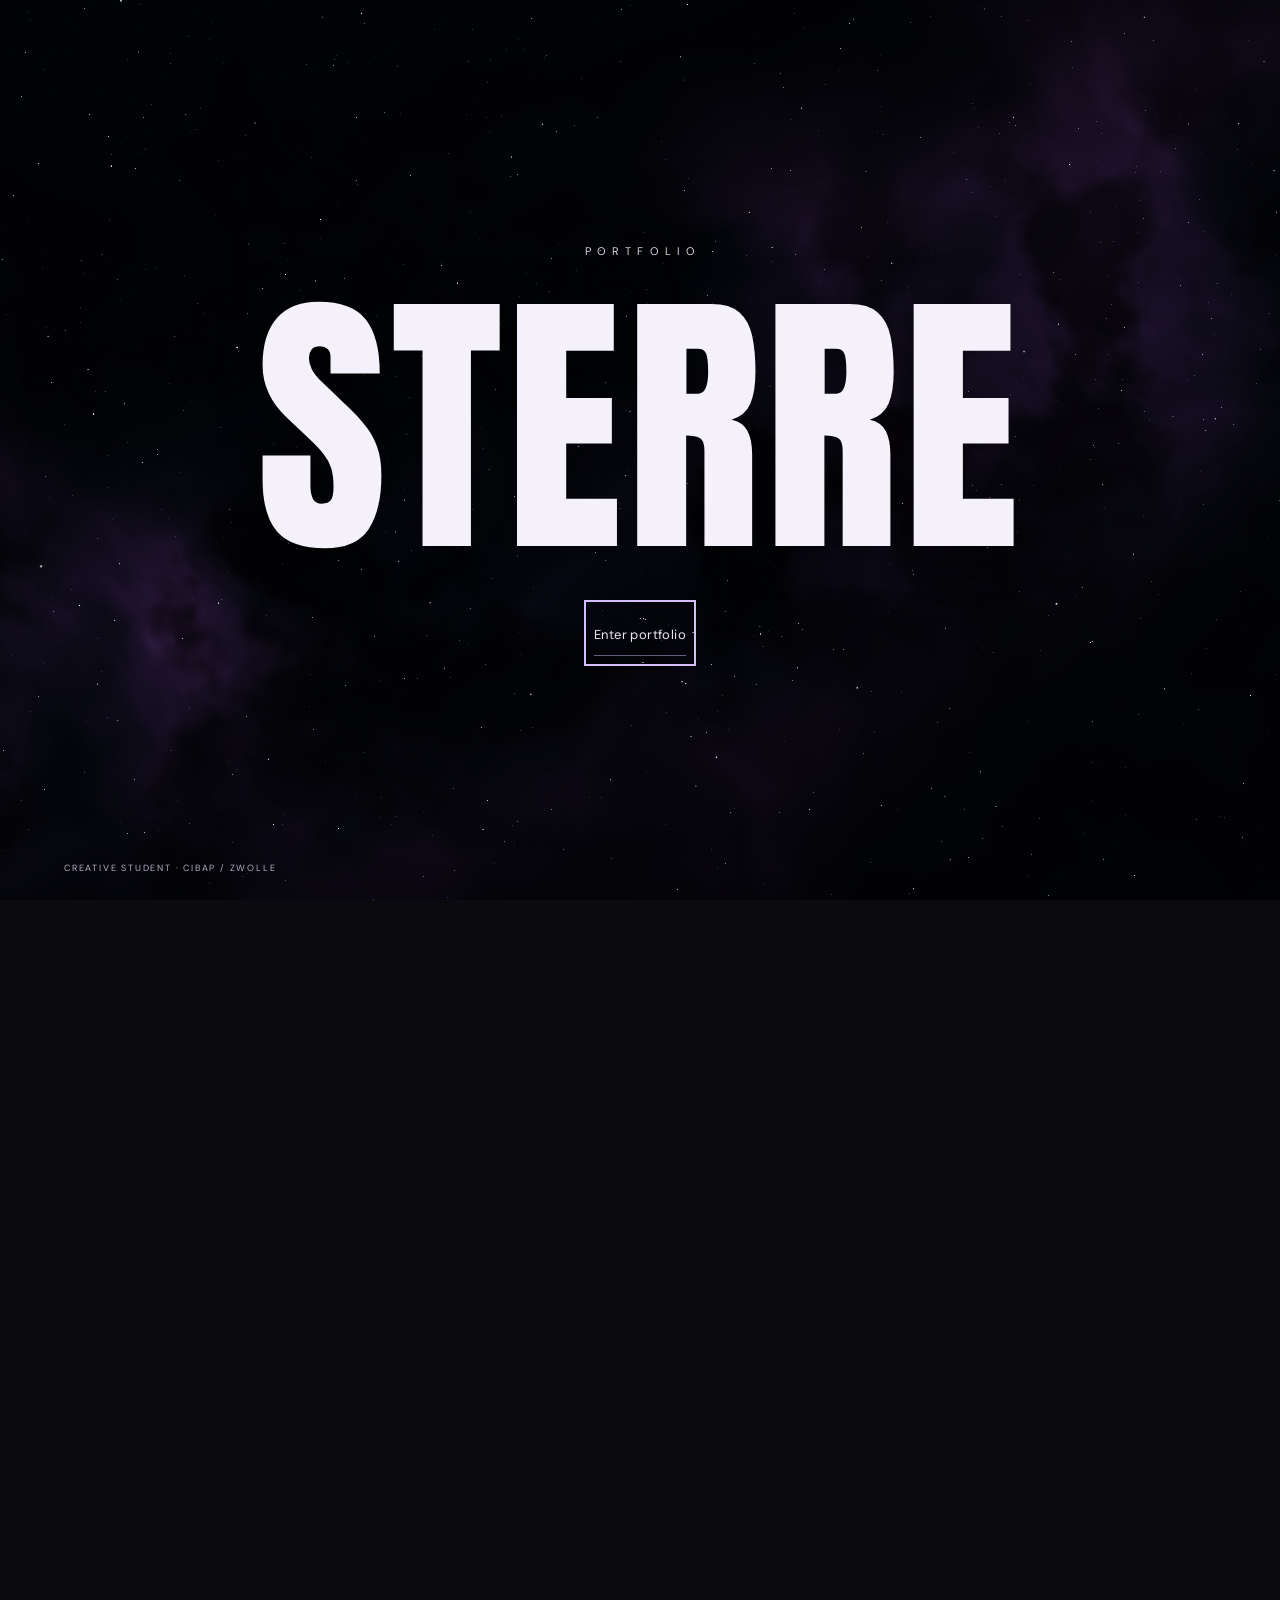
<file: index.html>
<!doctype html>
<html lang="en">
<head>
  <meta charset="utf-8">
  <meta name="viewport" content="width=device-width,initial-scale=1">
  <title>Sterre — Spatial Design Portfolio</title>
  <meta name="description" content="Selected work by Sterre, an ICBD student seeking an international spatial design internship in 2027.">
  <link rel="stylesheet" href="style.css?v=dark-editorial-20261006-4">
  <link rel="stylesheet" href="universe.css?v=6">
</head>
<body>
  <a class="skip" href="#work">Skip to my work</a>
  <header class="portfolio-nav" hidden>
    <a class="brand" href="index.html#home">Sterre</a>
    <nav aria-label="Main navigation">
      <a href="index.html#work">Work</a>
      <a href="index.html#about">About me</a>
      <a href="index.html#contact">Contact</a>
    </nav>
  </header>
  <main>
<section class="universe" id="home" aria-label="The Universe — Sterre Portfolio">
  <canvas aria-hidden="true"></canvas>
  <div class="universe-content">
    <span class="universe-label">Portfolio</span>
    <h1><span class="universe-name">STERRE</span></h1>
    <a class="universe-explore" href="#work" data-explore>Enter portfolio</a>
  </div>
  <div class="universe-bottom"><span class="universe-note">Creative student · Cibap / Zwolle</span></div>
</section>
      <div class="hero-details" id="intro">
        <div class="hero-labels"><span class="micro">CREATIVE STUDENT</span><span>CIBAP / ZWOLLE</span></div>
        <div class="hero-intro"><div><p>I’m a third-year creative business student at Cibap in the Netherlands. I enjoy experimenting with ideas, exploring different creative disciplines, and finding my own way of making things.</p><p class="internship-availability">Seeking a spatial design internship at an international company, starting in February 2027 and running until approximately June 2027.</p></div></div>
      </div>
    <section id="work">
      <div class="section-head"><h2>SELECTED WORK</h2><span class="micro">01 — 05 PROJECTS</span></div>
      <div class="projects">
        <article class="project-spread fastbot-project" id="fastbot">
          <div class="spread-heading"><span class="micro">01 — CONCEPT DEVELOPMENT</span><h3>FASTBOT</h3></div>
          <a class="fastbot-media-link" href="fastbot.html" aria-label="View the Fastbot project"><video class="fastbot-cover" autoplay muted loop playsinline preload="metadata" aria-label="Fastbot project preview"><source src="assets/fastbot/cover-browser.mp4" type="video/mp4"></video></a>
          <div class="fastbot-information"><span class="project-number">01</span><div><strong>Concept Development &amp; 3D Visualisation</strong><p>A mobile robot concept for drivers while their cars charge.</p></div><span class="project-meta">November 2025</span><a class="spread-link" href="fastbot.html">View project <span aria-hidden="true">↗</span></a></div>
          <button class="video-toggle fastbot-toggle" type="button" aria-pressed="false" aria-label="Pause Fastbot preview">Pause preview</button>
        </article>
        <article class="project-spread photography-project" id="photography">
          <div class="spread-heading"><span class="micro">02 — PERSONAL EXPERIMENT</span><h3>PHOTOGRAPHY</h3></div>
          <a class="speed-diptych" href="photography.html" aria-label="View the photography project"><img src="assets/optimized/photography/speedroos1.png" alt="First image from the May 2025 photography series" loading="lazy"><img src="assets/optimized/photography/speedroos.jpg" alt="Second image from the May 2025 photography series" loading="lazy"></a>
          <div class="photography-information"><span>May 2025 · Personal experiment</span><p>A study in photography, image editing and graphic composition.</p><a class="spread-link" href="photography.html">View photography <span aria-hidden="true">↗</span></a></div>
        </article>
        <article class="project-spread internship-project" id="internship">
          <div class="spread-heading"><span class="micro">03 — INTERNSHIP</span><h3>ENDURE DESIGN</h3></div>
          <a class="endure-cover-link" href="internship.html" aria-label="View the Endure Design internship"><img class="endure-cover" src="assets/endure-design/cover.jpg" alt="Endure Design project cover photograph" loading="lazy"><span class="endure-cover-label">Internship</span></a>
          <div class="endure-information"><span class="project-number">03</span><div><strong>Endure Design — Internship</strong><p>Selected internship work · February to June 2026</p></div><span class="project-meta">Amersfoort, Netherlands</span><a class="spread-link" href="internship.html">View internship <span aria-hidden="true">↗</span></a></div>
        </article>
        <article class="project-spread addiction-project" id="addiction">
          <div class="spread-heading"><span class="micro">04 — CAMPAIGN CONCEPT</span><h3 class="addiction-accessible-heading">MY “TEMPORARY” ADDICTION</h3></div>
          <a class="addiction-cover-link" href="addiction.html" aria-label="View My “Temporary” Addiction project"><img class="addiction-cover" src="assets/optimized/addiction/SterreYevaSasha-cover-clean.jpg" width="2400" height="1124" alt="Orange-tinted photo collage behind the bold black title My “Temporary” Addiction, framed in bright yellow-green" loading="eager"></a>
          <div class="addiction-information"><span class="project-number">04</span><div><strong>Campaign Concept &amp; Interview Filming</strong><p>Four-day international student collaboration</p></div><span class="project-meta">November 2025</span><a class="spread-link" href="addiction.html">View project <span aria-hidden="true">↗</span></a></div>
        </article>
        <article class="project-spread drawings-project" id="drawings">
          <div class="spread-heading"><span class="micro">05 — PERSONAL WORK</span><h3>DRAWINGS</h3></div>
          <a class="drawings-cover-link" href="drawings.html" aria-label="View the drawings project"><img class="drawings-cover" src="assets/optimized/tekeningen/cover.jpg" alt="Cover image for a selection of personal drawings" loading="lazy"></a>
          <div class="drawings-information"><span class="project-number">05</span><p>A selection of my personal drawings.</p><a class="spread-link" href="drawings.html">View drawings <span aria-hidden="true">↗</span></a></div>
        </article>
      </div>
    </section>
    <section id="about" class="about">
      <div class="about-heading"><span class="micro">06 — ABOUT</span><h2>ABOUT<br>ME</h2></div>
      <div class="about-copy"><p class="about-lead">I study International Creative Business Developer (ICBD) at Cibap in Zwolle, the Netherlands. It is a broad, bilingual design programme with a foundation in Spatial Design, combining concept development, research, visual communication and spatial design.</p><div class="about-columns"><p>During my studies, I work on different kinds of creative projects, from developing concepts and visual identities to designing physical spaces and experiences. I use programmes such as Adobe Photoshop, Illustrator and InDesign, as well as SketchUp and Twinmotion for 3D design and visualisation.</p><p>I especially enjoy the variety within my education. Rather than focusing on one specific type of design, I like exploring different creative disciplines and combining visual and spatial ideas. I am currently looking to broaden this further by gaining experience in areas such as set design, creative production, photography and film.</p></div><a class="text-link" href="#contact">Let’s get in touch <span aria-hidden="true">↗</span></a></div>
    </section>
    <section id="contact" class="contact"><span class="micro">07 — CONTACT</span><h2>GET IN TOUCH</h2><p>I am seeking a spatial design internship at an international company, starting in February 2027 and running until approximately June 2027. Have an internship opportunity or want to know more about my work? I’d love to hear from you.</p><div class="contact-methods"><div class="contact-method"><span>Email</span><a href="mailto:starvp@hotmail.com">starvp@hotmail.com</a></div></div></section>
  </main>
  <footer><a class="brand" href="#intro">STERRE</a><span>STERRE — PORTFOLIO</span><a href="#intro">Back to top ↑</a></footer>
  <script src="script.js?v=international-20261004-11"></script>
  <script src="universe.js?v=9"></script>
</body>
</html>
</file>
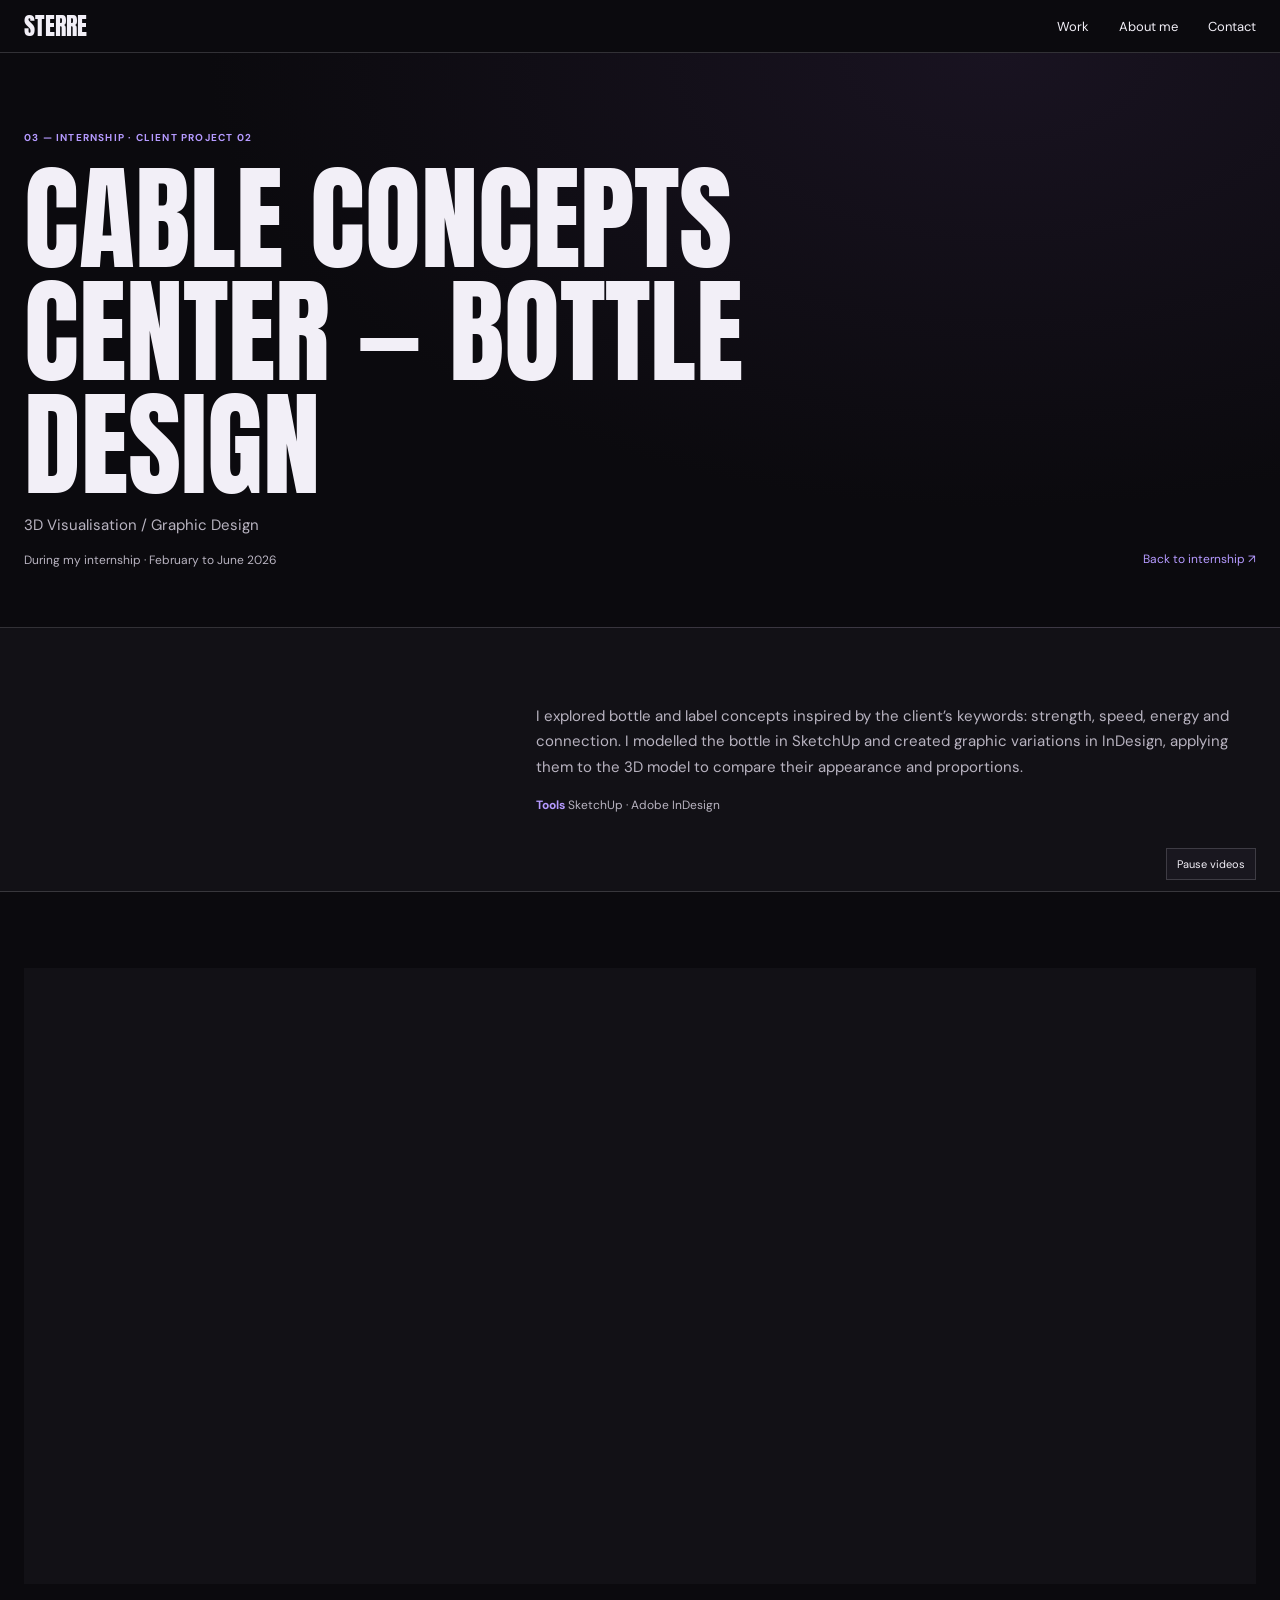
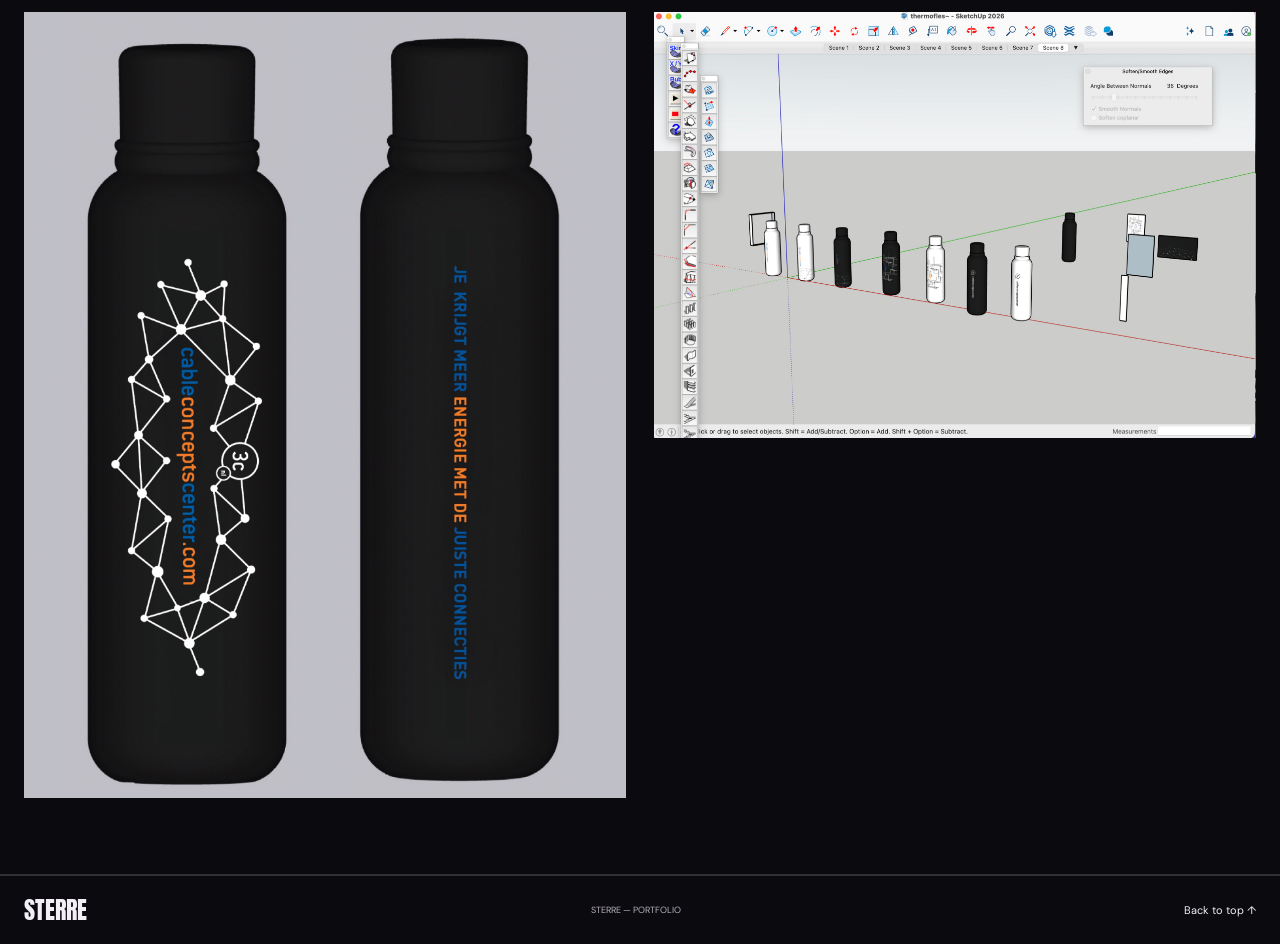
<file: cable.html>
<!doctype html>
<html lang="en">
<head>
  <meta charset="utf-8">
  <meta name="viewport" content="width=device-width,initial-scale=1">
  <title>Cable Concepts Center — Sterre</title>
  <meta name="description" content="A 3D bottle and label design exploration for Cable Concepts Center.">
  <link rel="stylesheet" href="style.css?v=dark-editorial-20261006-4">
</head>
<body class="project-page detail-page video-page">
  <a class="skip" href="#gallery">Skip to the gallery</a>
  <header class="portfolio-nav"><a class="brand" href="index.html#home">Sterre</a><nav aria-label="Main navigation"><a href="index.html#work">Work</a><a href="index.html#about">About me</a><a href="index.html#contact">Contact</a></nav></header>
  <main>
    <section><div class="page-intro"><div><span class="micro">03 — INTERNSHIP · CLIENT PROJECT 02</span><h1>Cable Concepts Center — Bottle Design</h1><p>3D Visualisation / Graphic Design</p><p class="project-meta">During my internship · February to June 2026</p></div><a class="back-link" href="internship.html#internship-cable">Back to internship ↗</a></div></section>
    <section class="project-introduction"><div><p>I explored bottle and label concepts inspired by the client’s keywords: strength, speed, energy and connection. I modelled the bottle in SketchUp and created graphic variations in InDesign, applying them to the 3D model to compare their appearance and proportions.</p><p class="tools-line"><strong>Tools</strong> SketchUp · Adobe InDesign</p></div></section>
    <section id="gallery" class="project-gallery" aria-label="Cable Concepts Center project media">
      <figure class="media-feature"><video class="motion-video" autoplay muted loop playsinline preload="metadata" aria-label="Cable bottle design 3D visualisation"><source src="assets/cable/previews/3D-h264.mp4" type="video/mp4"></video></figure>
      <figure><img src="assets/optimized/cable/mockupend.jpg" alt="Cable bottle design mockup" loading="lazy"></figure>
      <figure><img src="assets/optimized/cable/screenshit.jpg" alt="Cable bottle and label design variations" loading="lazy"></figure>
    </section>
  </main>
  <footer><a class="brand" href="index.html#intro">STERRE</a><span>STERRE — PORTFOLIO</span><a href="#gallery">Back to top ↑</a></footer>
  <button class="video-page-toggle" type="button" hidden>Pause videos</button>
  <div class="lightbox" role="dialog" aria-modal="true" aria-labelledby="lightbox-title" hidden><button class="lightbox-close" type="button">Close</button><h2 id="lightbox-title" class="skip">Expanded project image</h2><img class="lightbox-image" alt=""></div>
  <script src="script.js?v=international-20261004-11"></script>
</body>
</html>
</file>
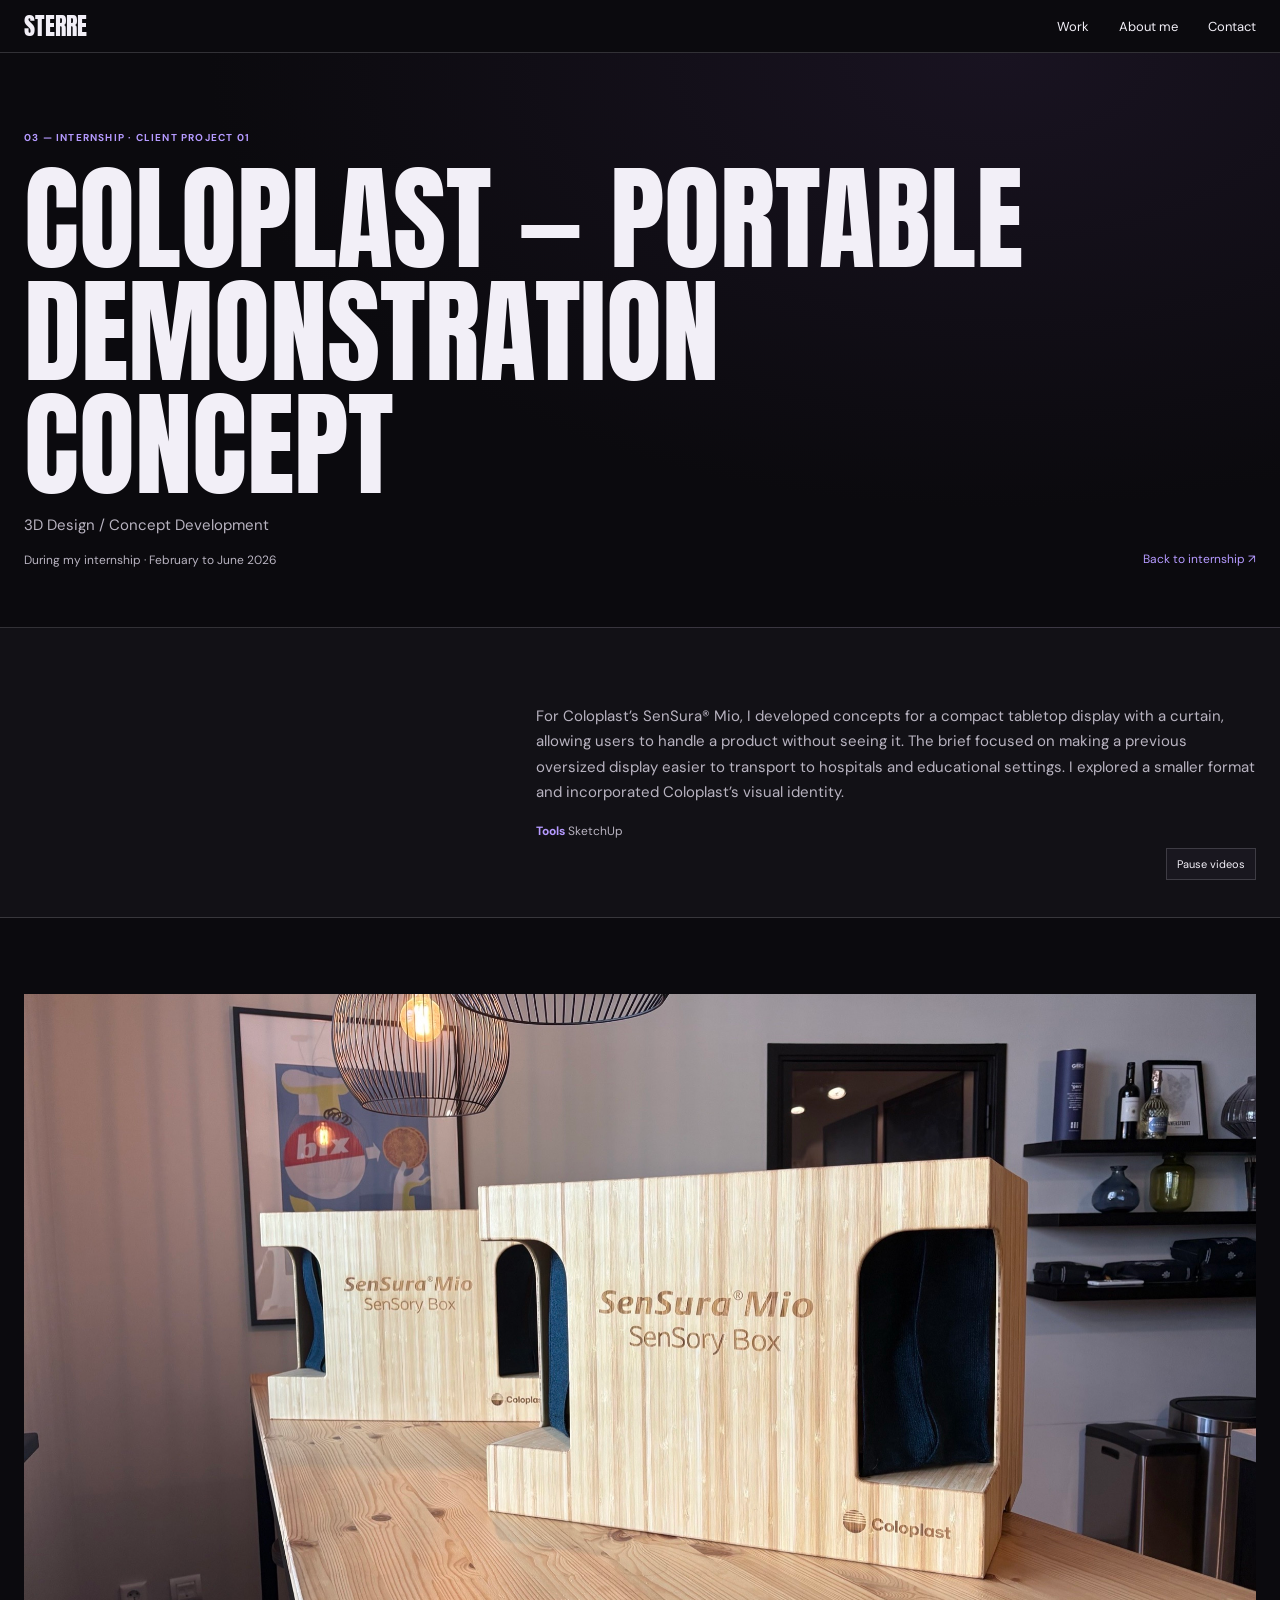
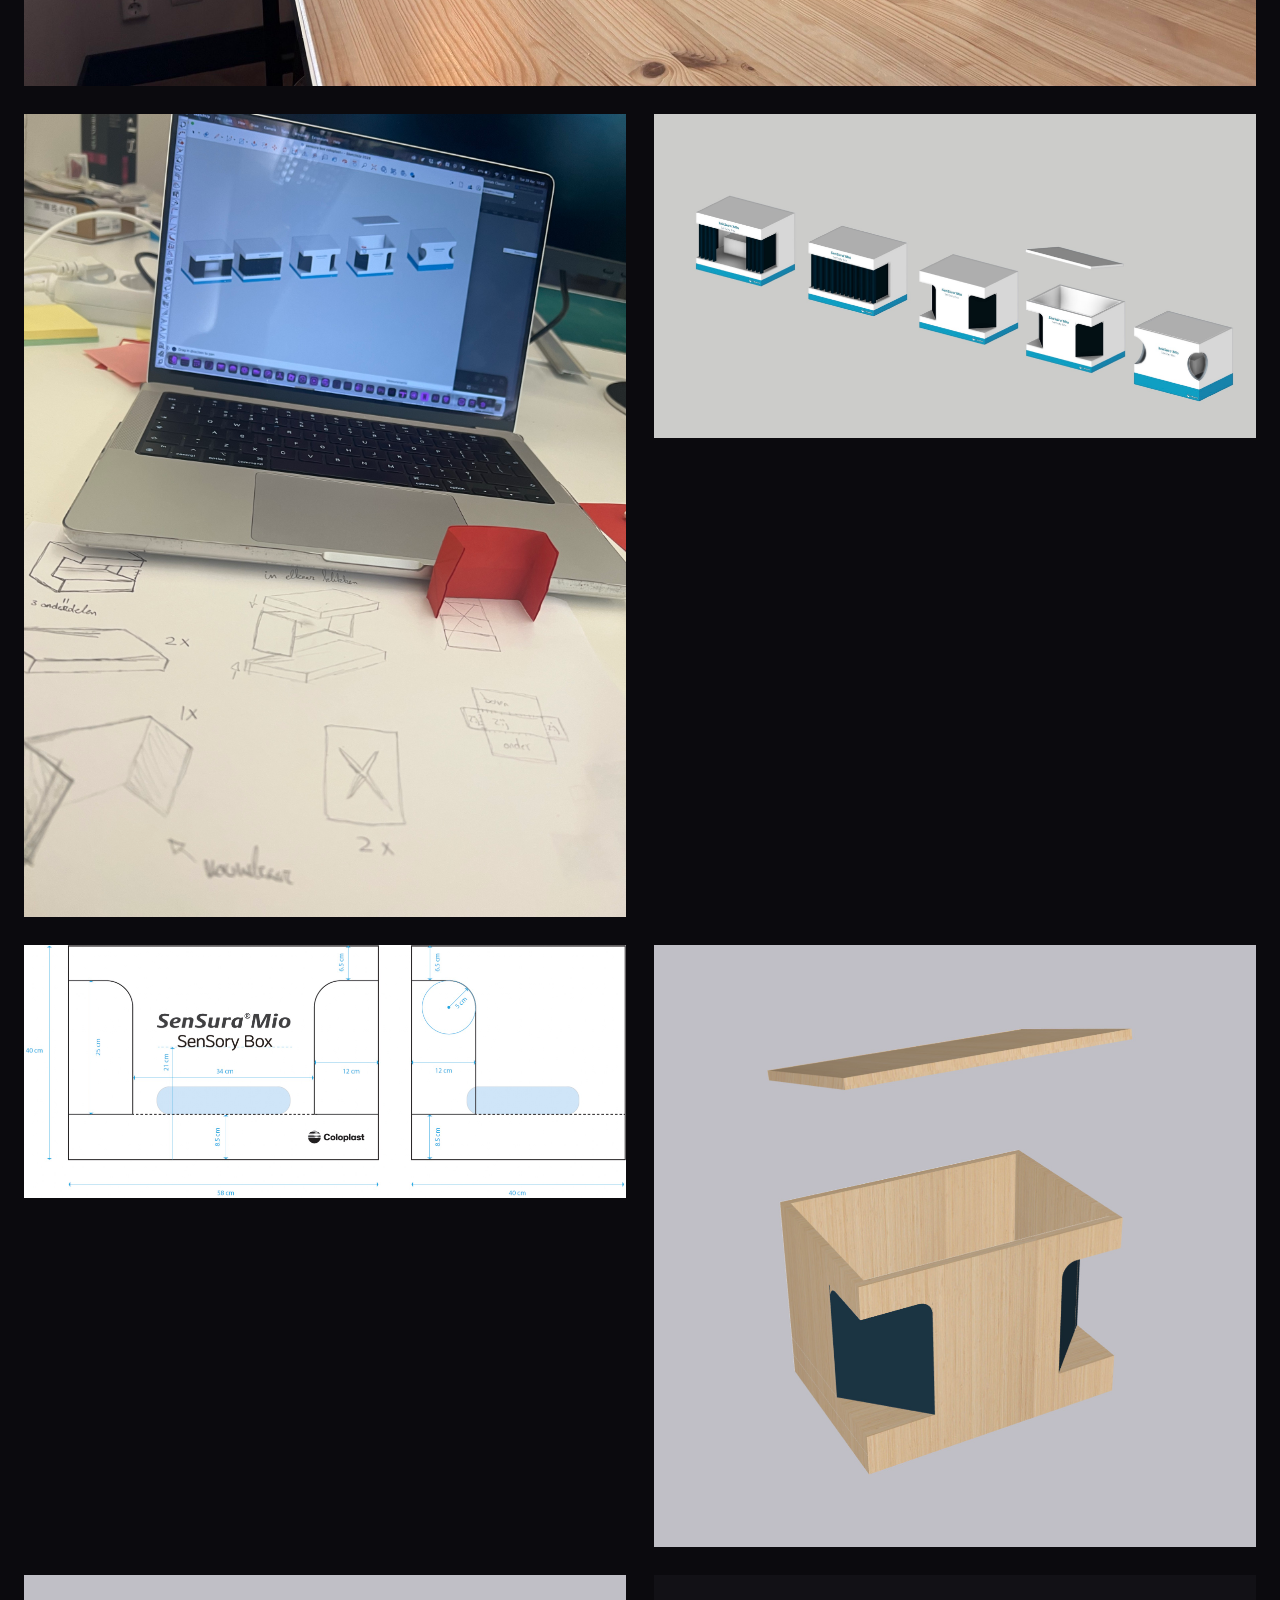
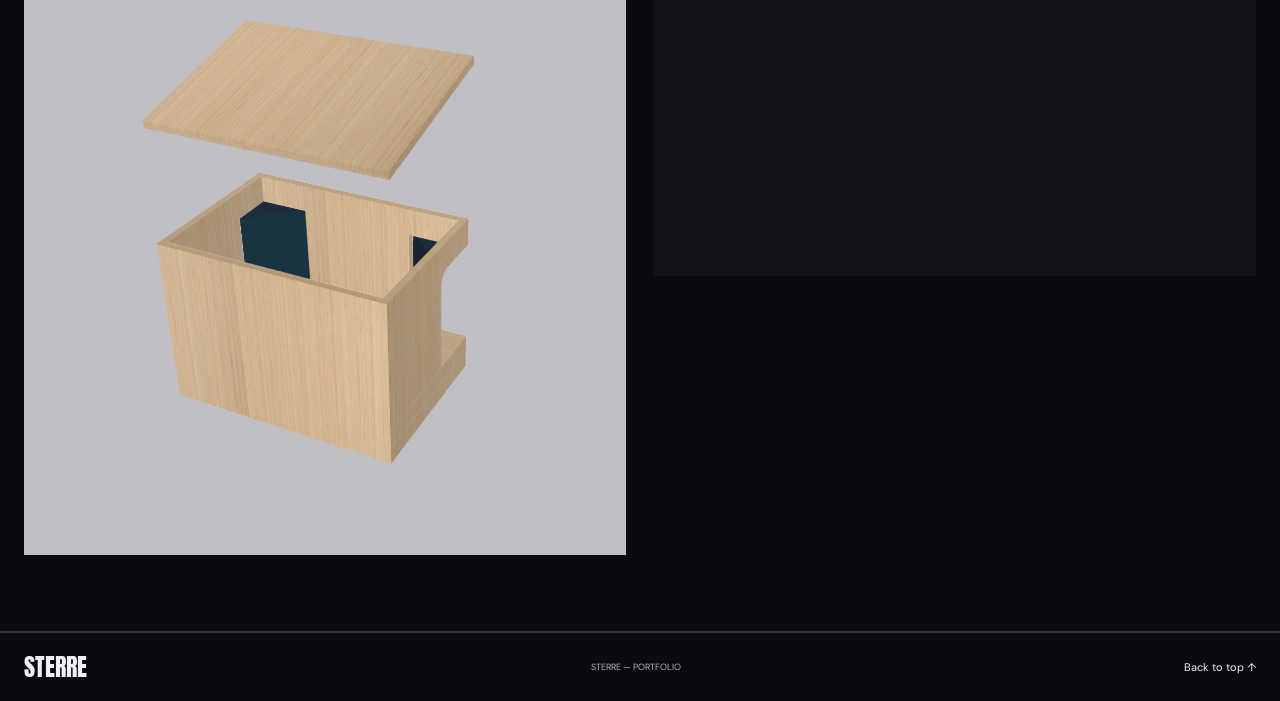
<file: coloplast.html>
<!doctype html>
<html lang="en">
<head>
  <meta charset="utf-8">
  <meta name="viewport" content="width=device-width,initial-scale=1">
  <title>Coloplast — Sterre</title>
  <meta name="description" content="Concept studies for a compact Coloplast SenSura Mio portable demonstration display.">
  <link rel="stylesheet" href="style.css?v=dark-editorial-20261006-4">
</head>
<body class="project-page detail-page video-page">
  <a class="skip" href="#gallery">Skip to the gallery</a>
  <header class="portfolio-nav"><a class="brand" href="index.html#home">Sterre</a><nav aria-label="Main navigation"><a href="index.html#work">Work</a><a href="index.html#about">About me</a><a href="index.html#contact">Contact</a></nav></header>
  <main>
    <section><div class="page-intro"><div><span class="micro">03 — INTERNSHIP · CLIENT PROJECT 01</span><h1>Coloplast — Portable Demonstration Concept</h1><p>3D Design / Concept Development</p><p class="project-meta">During my internship · February to June 2026</p></div><a class="back-link" href="internship.html#internship-coloplast">Back to internship ↗</a></div></section>
    <section class="project-introduction"><div><p>For Coloplast’s SenSura® Mio, I developed concepts for a compact tabletop display with a curtain, allowing users to handle a product without seeing it. The brief focused on making a previous oversized display easier to transport to hospitals and educational settings. I explored a smaller format and incorporated Coloplast’s visual identity.</p><p class="tools-line"><strong>Tools</strong> SketchUp</p></div></section>
    <section id="gallery" class="project-gallery" aria-label="Coloplast project media">
      <figure class="media-feature"><button class="media-image-button" type="button" aria-label="View IMG_8781.JPG larger"><img src="assets/optimized/coloplast/IMG_8781.jpg" alt="Coloplast portable demonstration concept" loading="eager"></button></figure>
      <figure class="media-image-button-figure"><button class="media-image-button" type="button" aria-label="View IMG_8048.jpg larger"><img src="assets/optimized/coloplast/IMG_8048.jpg" alt="Coloplast portable demonstration display concept" loading="lazy"></button></figure>
      <figure><img src="assets/optimized/coloplast/colocbox.jpg" alt="Coloplast display concept" loading="lazy"></figure>
      <figure><img src="assets/optimized/coloplast/sensuraboxplattegrond.jpg" alt="Sensura box floor plan concept" loading="lazy"></figure>
      <figure><img src="assets/optimized/coloplast/sensuraboxhouttextuur%20.jpg" alt="Wood texture concept for the display" loading="lazy"></figure>
      <figure><img src="assets/optimized/coloplast/sensuraboxhouttextuurB.jpg" alt="Alternative wood texture concept for the display" loading="lazy"></figure>
      <figure><video class="motion-video" autoplay muted loop playsinline preload="metadata" aria-label="Coloplast display adjustment video"><source src="assets/coloplast/previews/aanpassing-h264.mp4" type="video/mp4"></video></figure>
    </section>
  </main>
  <footer><a class="brand" href="index.html#intro">STERRE</a><span>STERRE — PORTFOLIO</span><a href="#gallery">Back to top ↑</a></footer>
  <button class="video-page-toggle" type="button" hidden>Pause videos</button>
  <div class="lightbox" role="dialog" aria-modal="true" aria-labelledby="lightbox-title" hidden><button class="lightbox-close" type="button">Close</button><h2 id="lightbox-title" class="skip">Expanded project image</h2><img class="lightbox-image" alt=""></div>
  <script src="script.js?v=international-20261004-11"></script>
</body>
</html>
</file>
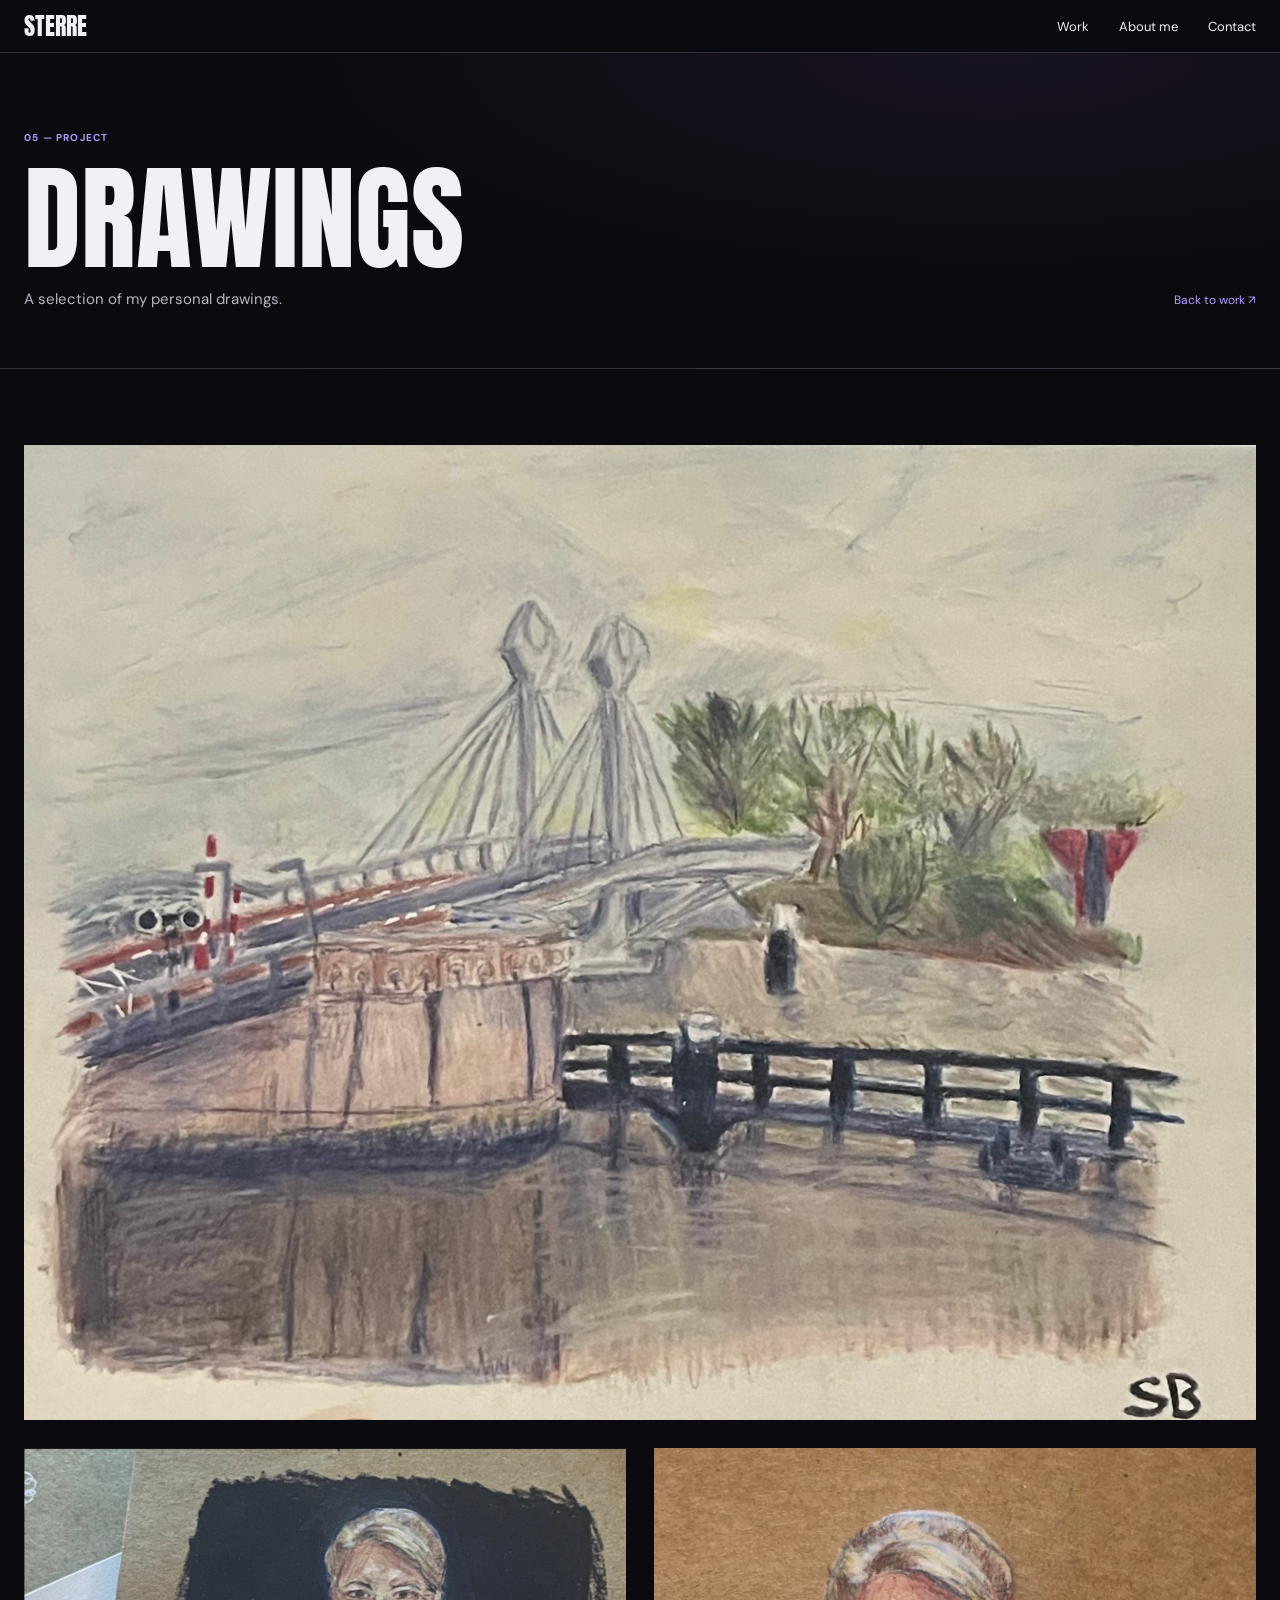
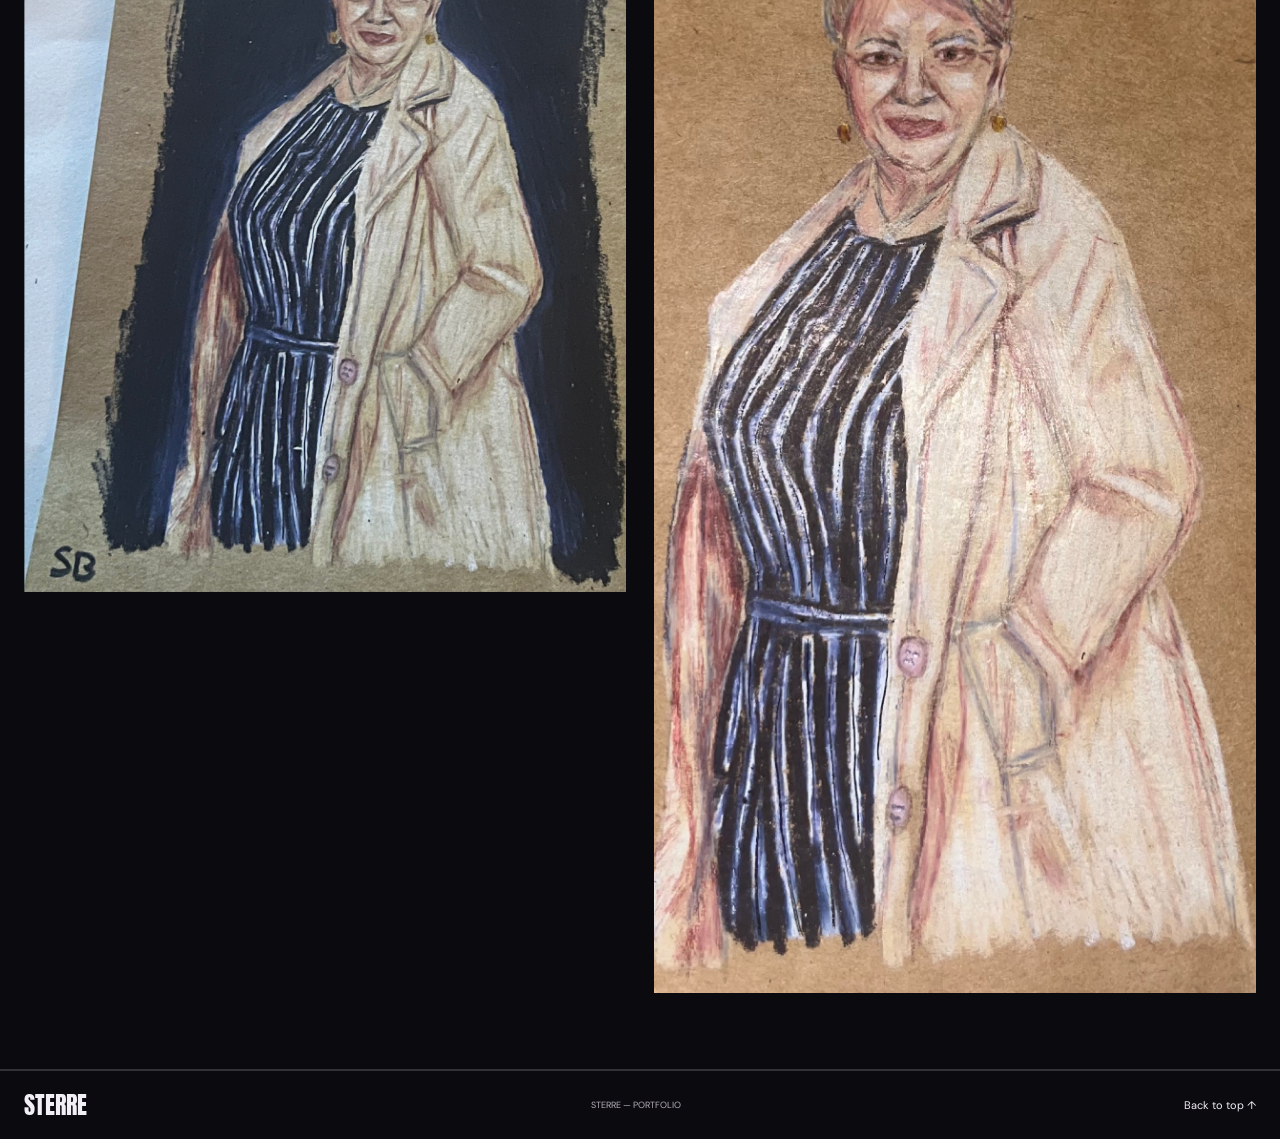
<file: drawings.html>
<!doctype html>
<html lang="en">
<head>
  <meta charset="utf-8">
  <meta name="viewport" content="width=device-width,initial-scale=1">
  <title>Drawings — Sterre</title>
  <meta name="description" content="A selection of my personal drawings by Sterre, an ICBD student and spatial design internship applicant.">
  <link rel="stylesheet" href="style.css?v=dark-editorial-20261006-4">
</head>
<body class="project-page drawings-page">
  <a class="skip" href="#gallery">Skip to the gallery</a>
  <header class="portfolio-nav">
    <a class="brand" href="index.html#home">Sterre</a>
    <nav aria-label="Main navigation">
      <a href="index.html#work">Work</a>
      <a href="index.html#about">About me</a>
      <a href="index.html#contact">Contact</a>
    </nav>
  </header>
  <main>
    <section>
      <div class="page-intro">
        <div>
          <span class="micro">05 — PROJECT</span>
          <h1>Drawings</h1>
          <p>A selection of my personal drawings.</p>
        </div>
        <a class="back-link" href="index.html#drawings">Back to work ↗</a>
      </div>
    </section>
    <section id="gallery" class="project-gallery drawings-gallery" aria-label="Drawings gallery">
      <figure class="media-feature"><button class="media-image-button" type="button" aria-label="View drawing cover larger"><img src="assets/optimized/tekeningen/cover.jpg" alt="Drawing cover" loading="eager"></button></figure>
      <figure><button class="media-image-button" type="button" aria-label="View drawing larger"><img src="assets/optimized/tekeningen/oma.jpg" alt="Drawing" loading="lazy"></button></figure>
      <figure><button class="media-image-button" type="button" aria-label="View drawing larger"><img src="assets/optimized/tekeningen/oma2.jpg" alt="Drawing" loading="lazy"></button></figure>
    </section>
  </main>
  <footer><a class="brand" href="index.html#intro">STERRE</a><span>STERRE — PORTFOLIO</span><a href="#gallery">Back to top ↑</a></footer>
  <div class="lightbox" role="dialog" aria-modal="true" aria-labelledby="lightbox-title" hidden>
    <button class="lightbox-close" type="button">Close</button>
    <h2 id="lightbox-title" class="skip">Expanded drawing</h2>
    <img class="lightbox-image" alt="">
  </div>
  <script src="script.js?v=international-20261004-11"></script>
</body>
</html>
</file>
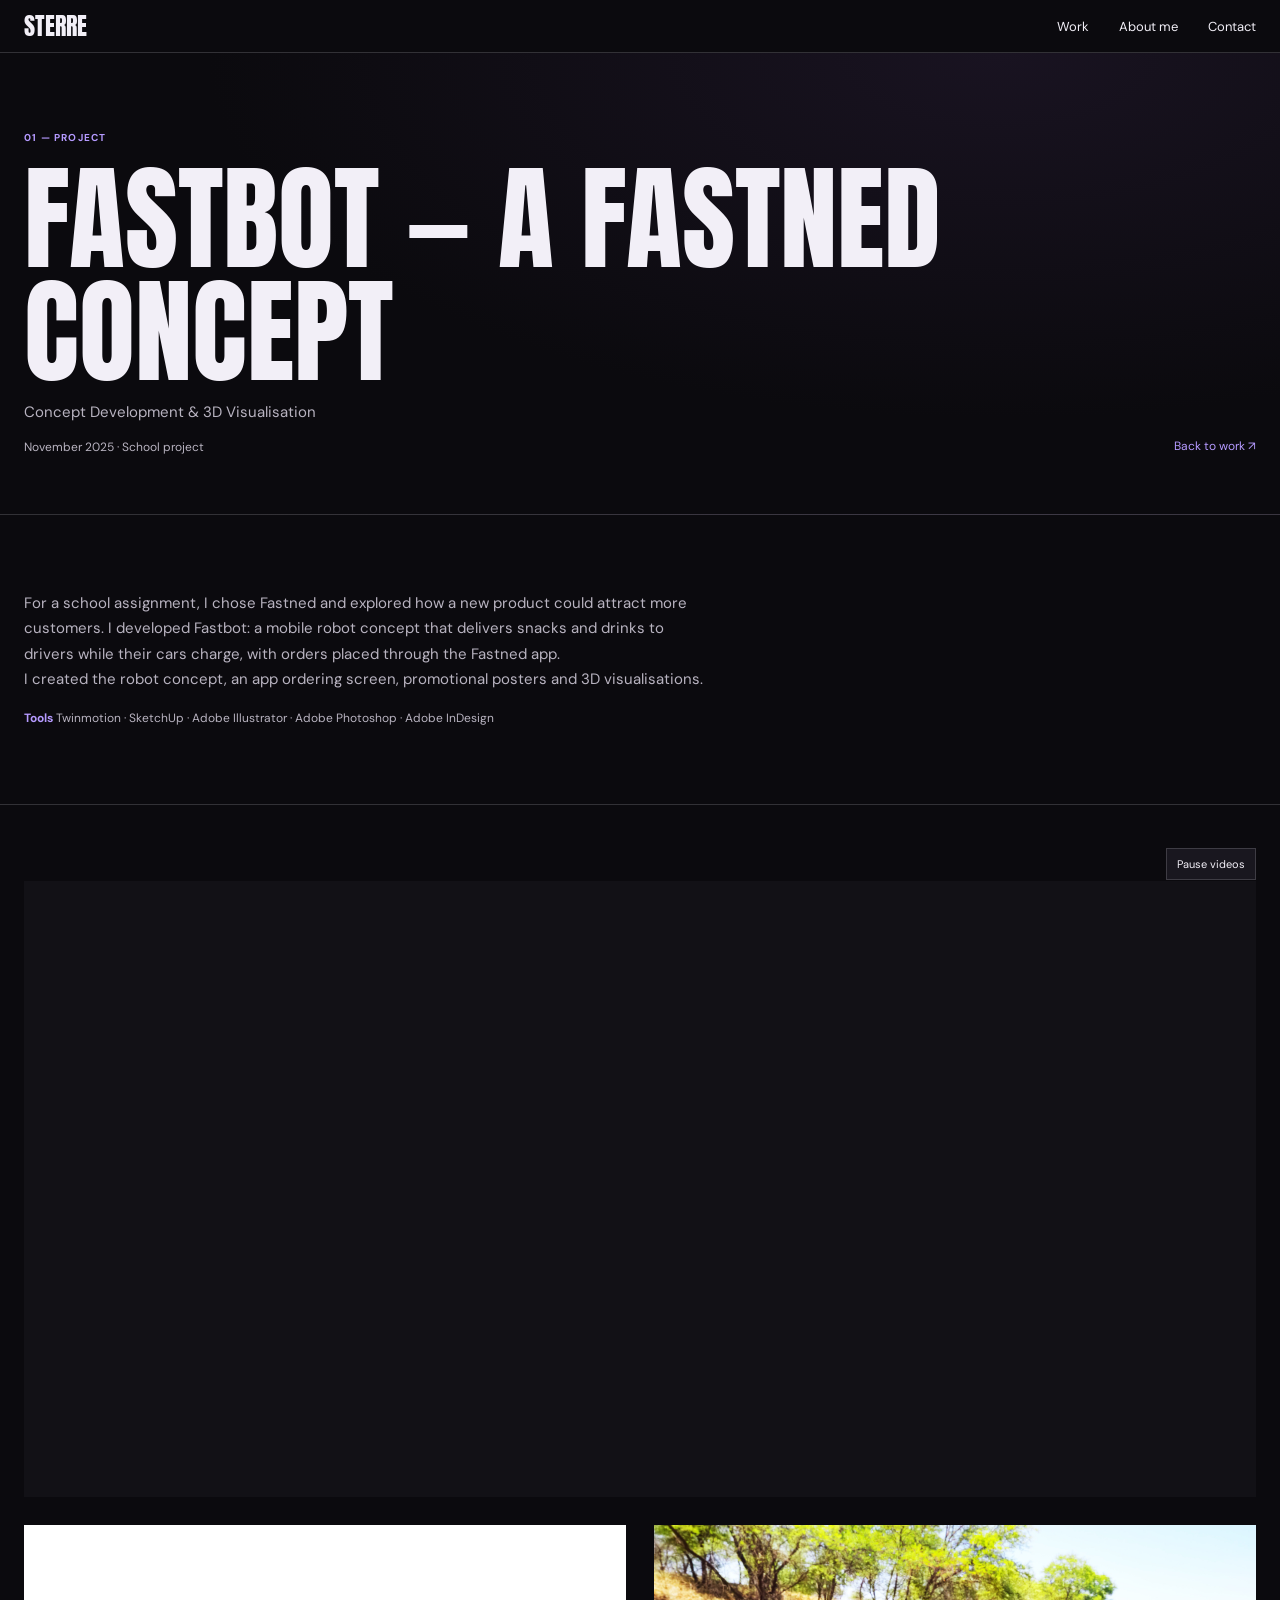
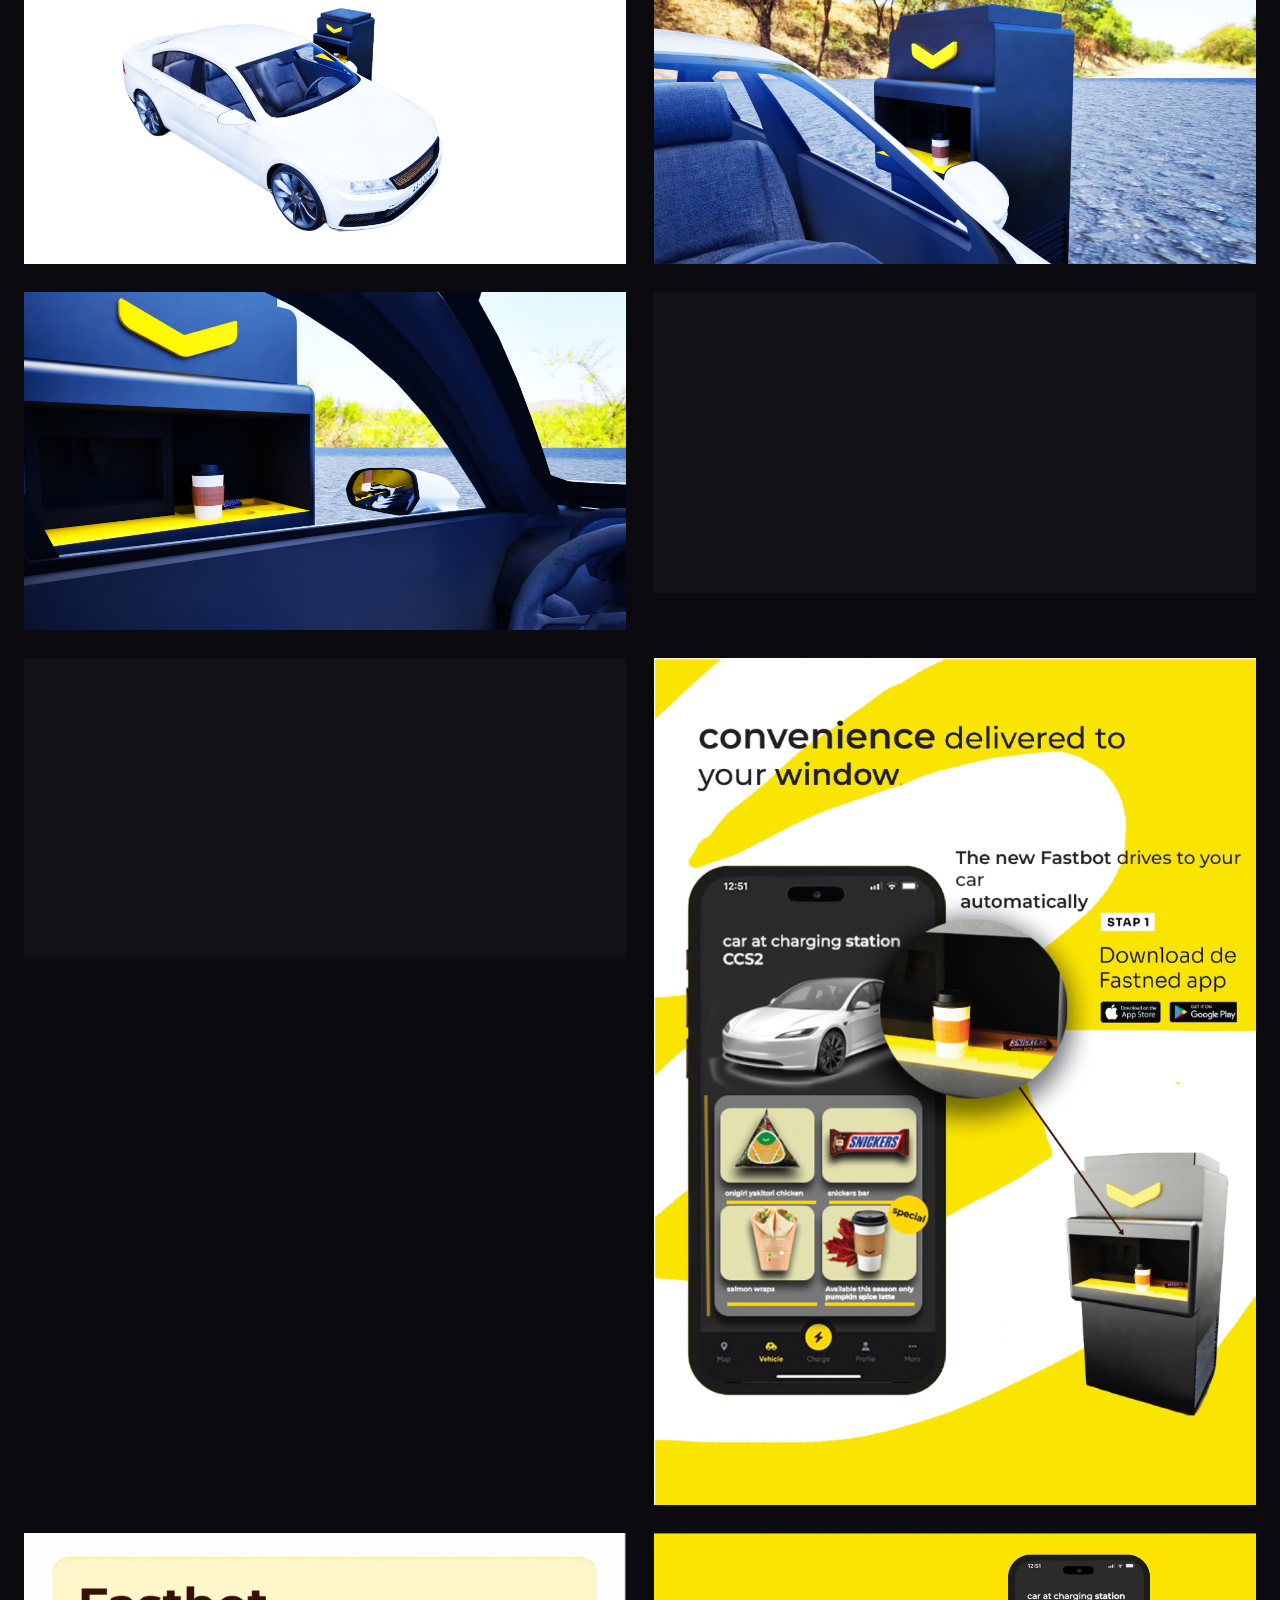
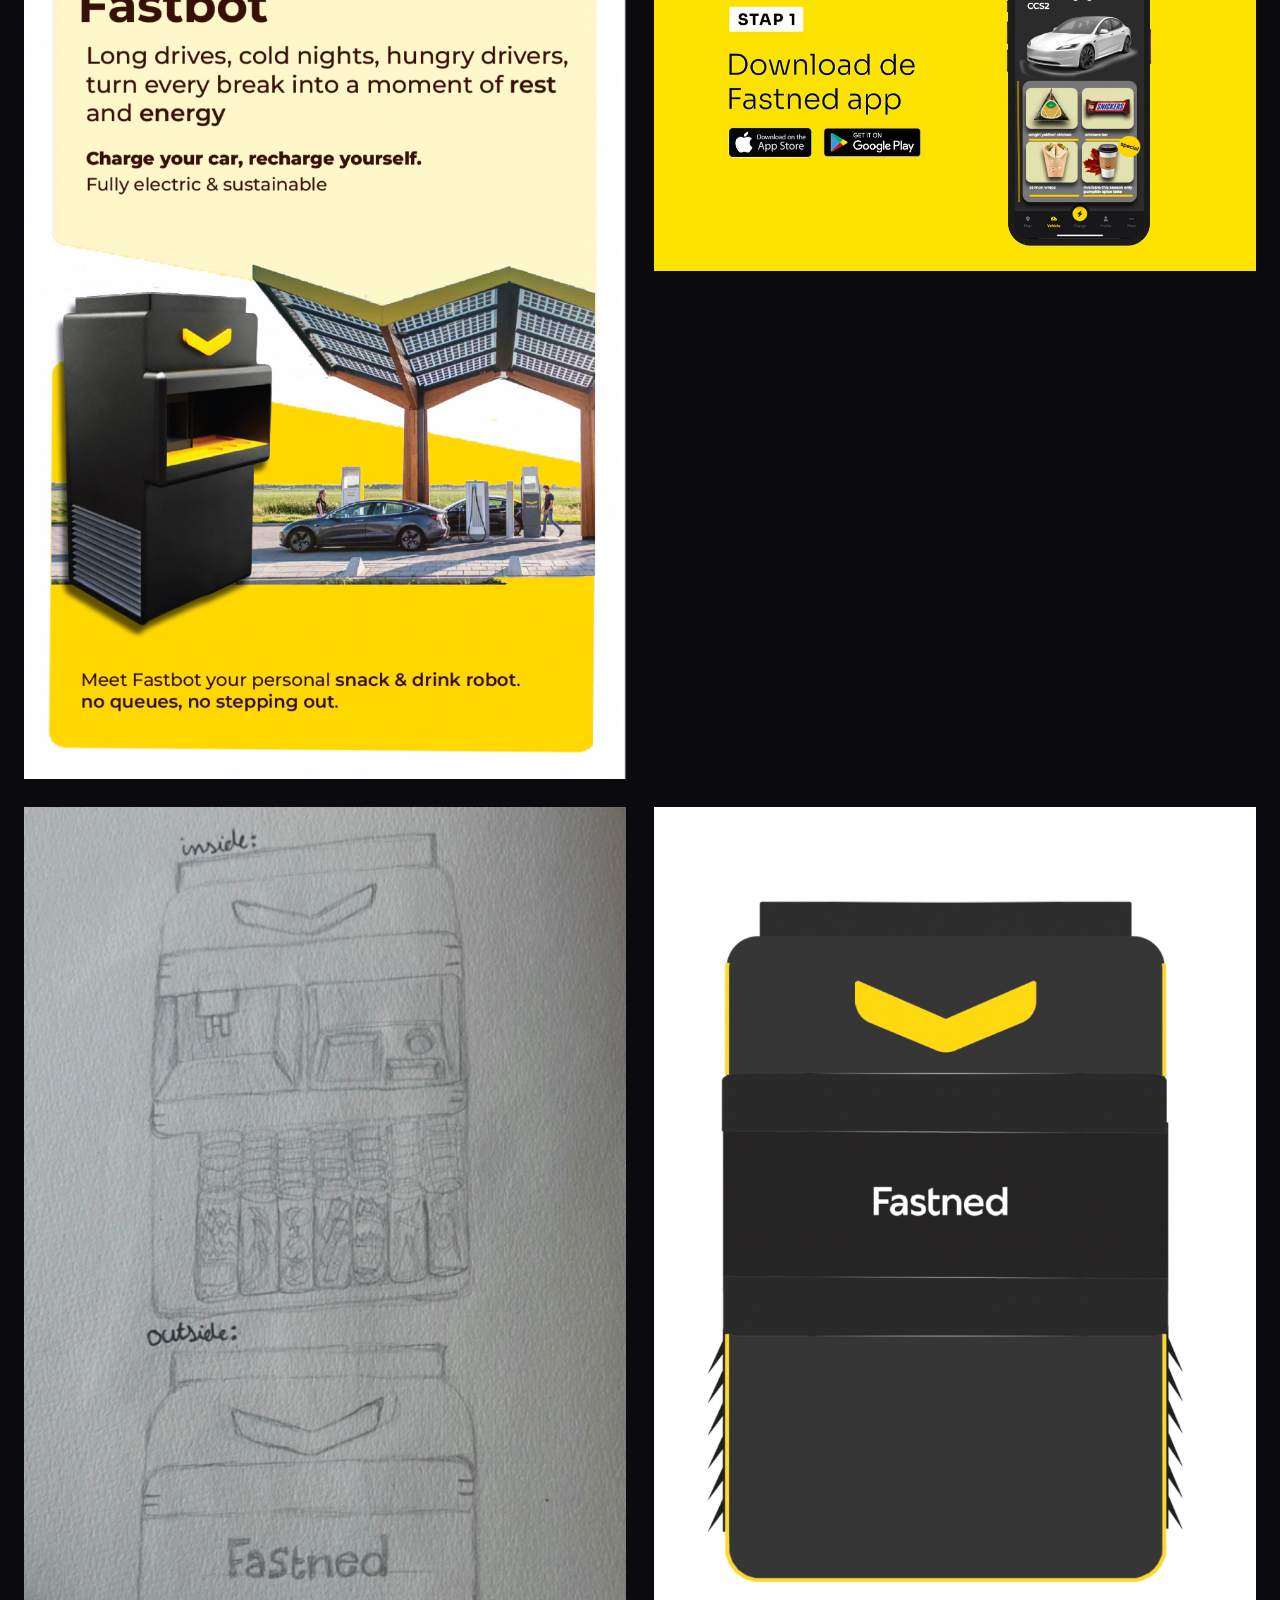
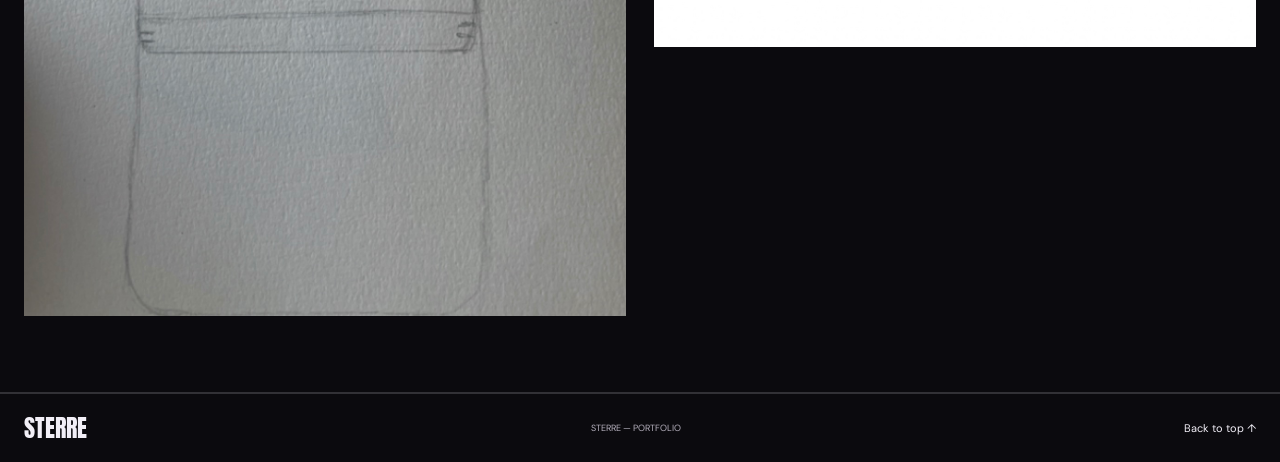
<file: fastbot.html>
<!doctype html>
<html lang="en">
<head>
  <meta charset="utf-8">
  <meta name="viewport" content="width=device-width,initial-scale=1">
  <title>Fastbot — Sterre</title>
  <meta name="description" content="A mobile robot concept for Fastned, developed to serve drivers while their cars charge.">
  <link rel="stylesheet" href="style.css?v=dark-editorial-20261006-4">
</head>
<body class="fastbot-page">
  <a class="skip" href="#gallery">Skip to the gallery</a>
  <header class="portfolio-nav">
    <a class="brand" href="index.html#home">Sterre</a>
    <nav aria-label="Main navigation">
      <a href="index.html#work">Work</a>
      <a href="index.html#about">About me</a>
      <a href="index.html#contact">Contact</a>
    </nav>
  </header>
  <main>
    <section>
      <div class="page-intro">
        <div>
          <span class="micro">01 — PROJECT</span>
          <h1>Fastbot — A Fastned Concept</h1>
          <p>Concept Development &amp; 3D Visualisation</p>
          <p class="project-meta">November 2025 · School project</p>
        </div>
        <a class="back-link" href="index.html#fastbot">Back to work ↗</a>
      </div>
    </section>
    <section aria-label="Fastbot project introduction">
      <p>For a school assignment, I chose Fastned and explored how a new product could attract more customers. I developed Fastbot: a mobile robot concept that delivers snacks and drinks to drivers while their cars charge, with orders placed through the Fastned app.</p>
      <p>I created the robot concept, an app ordering screen, promotional posters and 3D visualisations.</p>
      <p class="tools-line"><strong>Tools</strong> Twinmotion · SketchUp · Adobe Illustrator · Adobe Photoshop · Adobe InDesign</p>
    </section>
    <section id="gallery" class="fastbot-media" aria-label="Fastbot project media">
      <figure class="fastbot-opening"><video class="fastbot-video" autoplay muted loop playsinline preload="auto" aria-label="Fastbot project cover"><source src="assets/fastbot/cover-browser.mp4" type="video/mp4"></video></figure>
      <figure><button class="media-image-button" type="button" aria-label="View Image10_000.png larger"><img src="assets/optimized/fastbot/Image10_000.jpg" alt="Image10_000.png" loading="lazy"></button></figure>
      <figure><button class="media-image-button" type="button" aria-label="View Image12_000.png larger"><img src="assets/optimized/fastbot/Image12_000.jpg" alt="Image12_000.png" loading="lazy"></button></figure>
      <figure><button class="media-image-button" type="button" aria-label="View Image7.png larger"><img src="assets/optimized/fastbot/Image7.jpg" alt="Image7.png" loading="lazy"></button></figure>
      <figure><video class="fastbot-video" autoplay muted loop playsinline preload="auto" aria-label="Untitled-browser.mp4"><source src="assets/fastbot/Untitled-browser.mp4" type="video/mp4"></video></figure>
      <figure><video class="fastbot-video" autoplay muted loop playsinline preload="auto" aria-label="Fastbot concept video"><source src="assets/fastbot/Video2-browser.mp4" type="video/mp4"></video></figure>
      <figure><button class="media-image-button" type="button" aria-label="View convenience.png larger"><img src="assets/optimized/fastbot/convenience.jpg" alt="convenience.png" loading="lazy"></button></figure>
      <figure><button class="media-image-button" type="button" aria-label="View fafstbot.png larger"><img src="assets/optimized/fastbot/fafstbot.jpg" alt="fafstbot.png" loading="lazy"></button></figure>
      <figure><button class="media-image-button" type="button" aria-label="View fastneedrecalme.png larger"><img src="assets/optimized/fastbot/fastneedrecalme.jpg" alt="fastneedrecalme.png" loading="lazy"></button></figure>
      <figure><button class="media-image-button" type="button" aria-label="View schets afstbot.png larger"><img src="assets/optimized/fastbot/schets%20afstbot.jpg" alt="schets afstbot.png" loading="lazy"></button></figure>
      <figure><button class="media-image-button" type="button" aria-label="View sketch.png larger"><img src="assets/optimized/fastbot/sketch.jpg" alt="sketch.png" loading="lazy"></button></figure>
    </section>
  </main>
  <footer><a class="brand" href="index.html#intro">STERRE</a><span>STERRE — PORTFOLIO</span><a href="#gallery">Back to top ↑</a></footer>
  <button class="video-page-toggle" type="button" hidden>Pause videos</button>
  <div class="lightbox" role="dialog" aria-modal="true" aria-labelledby="lightbox-title" hidden>
    <button class="lightbox-close" type="button">Close</button>
    <h2 id="lightbox-title" class="skip">Expanded Fastbot image</h2>
    <img class="lightbox-image" alt="">
  </div>
  <script src="script.js?v=international-20261004-11"></script>
</body>
</html>
</file>
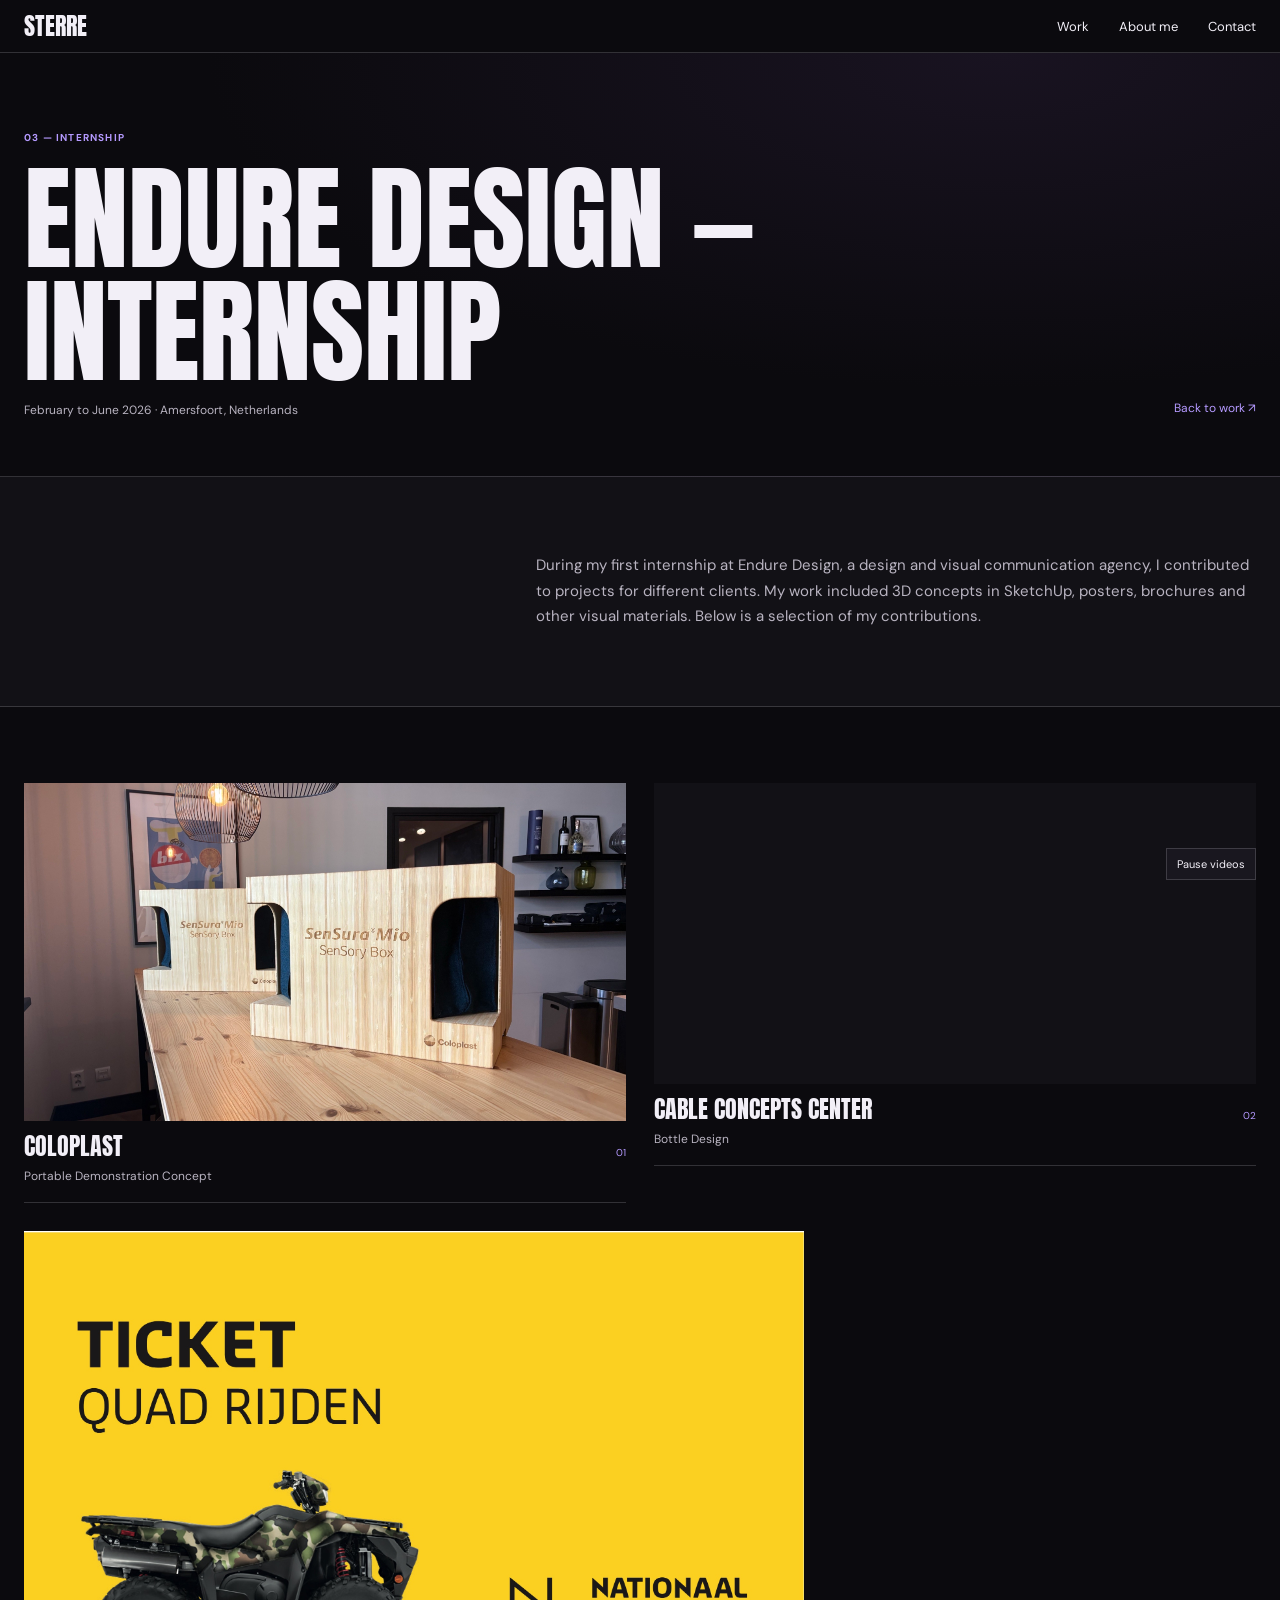
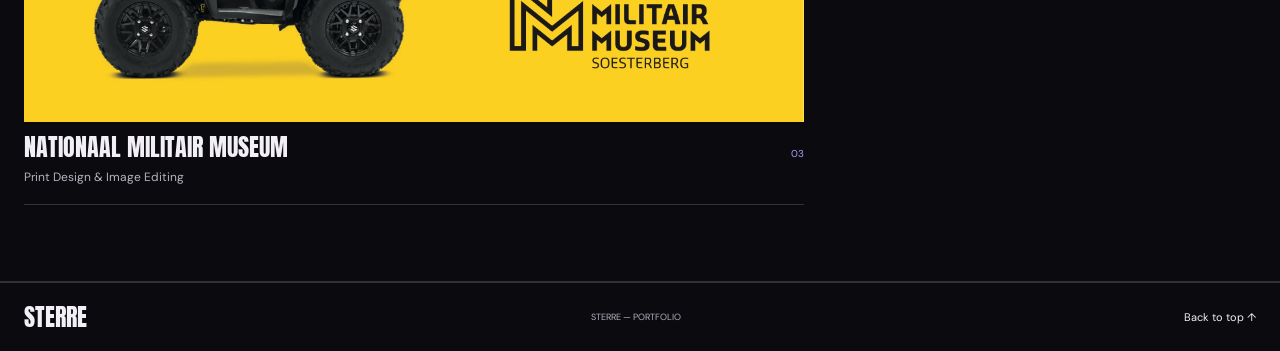
<file: internship.html>
<!doctype html>
<html lang="en">
<head>
  <meta charset="utf-8">
  <meta name="viewport" content="width=device-width,initial-scale=1">
  <title>Endure Design — Internship | Sterre</title>
  <meta name="description" content="Selected client projects from Sterre's internship at Endure Design in Amersfoort.">
  <link rel="stylesheet" href="style.css?v=dark-editorial-20261006-4">
</head>
<body class="project-page internship-page">
  <a class="skip" href="#projects">Skip to the client projects</a>
  <header class="portfolio-nav">
    <a class="brand" href="index.html#home">Sterre</a>
    <nav aria-label="Main navigation"><a href="index.html#work">Work</a><a href="index.html#about">About me</a><a href="index.html#contact">Contact</a></nav>
  </header>
  <main>
    <section>
      <div class="page-intro">
        <div><span class="micro">03 — INTERNSHIP</span><h1>Endure Design — Internship</h1><p class="project-meta">February to June 2026 · Amersfoort, Netherlands</p></div>
        <a class="back-link" href="index.html#internship">Back to work ↗</a>
      </div>
    </section>
    <section class="project-introduction">
      <p>During my first internship at Endure Design, a design and visual communication agency, I contributed to projects for different clients. My work included 3D concepts in SketchUp, posters, brochures and other visual materials. Below is a selection of my contributions.</p>
    </section>
    <section id="projects" aria-label="Selected internship projects">
      <div class="client-grid">
        <a class="client-card" id="internship-coloplast" href="coloplast.html">
          <img src="assets/optimized/coloplast/IMG_8781.jpg" alt="Coloplast portable demonstration concept" loading="eager">
          <div class="caption"><h2>Coloplast</h2><span>01</span></div><p>Portable Demonstration Concept</p>
        </a>
        <a class="client-card" id="internship-cable" href="cable.html">
          <video autoplay muted loop playsinline preload="metadata" aria-label="Cable Concepts Center bottle design preview"><source src="assets/cable/previews/3D-h264.mp4" type="video/mp4"></video>
          <div class="caption"><h2>Cable Concepts Center</h2><span>02</span></div><p>Bottle Design</p>
        </a>
        <a class="client-card client-card-wide" id="internship-nimm" href="nimm.html">
          <img src="assets/optimized/NIMM/previews/NMM26102_Ticket_Quad%20rijden_180326.pdf.jpg" alt="Nationaal Militair Museum final ticket design for quad rijden" loading="lazy">
          <div class="caption"><h2>Nationaal Militair Museum</h2><span>03</span></div><p>Print Design &amp; Image Editing</p>
        </a>
      </div>
    </section>
  </main>
  <footer><a class="brand" href="index.html#intro">STERRE</a><span>STERRE — PORTFOLIO</span><a href="#projects">Back to top ↑</a></footer>
  <button class="video-page-toggle" type="button" hidden>Pause videos</button>
  <script src="script.js?v=international-20261004-11"></script>
</body>
</html>
</file>
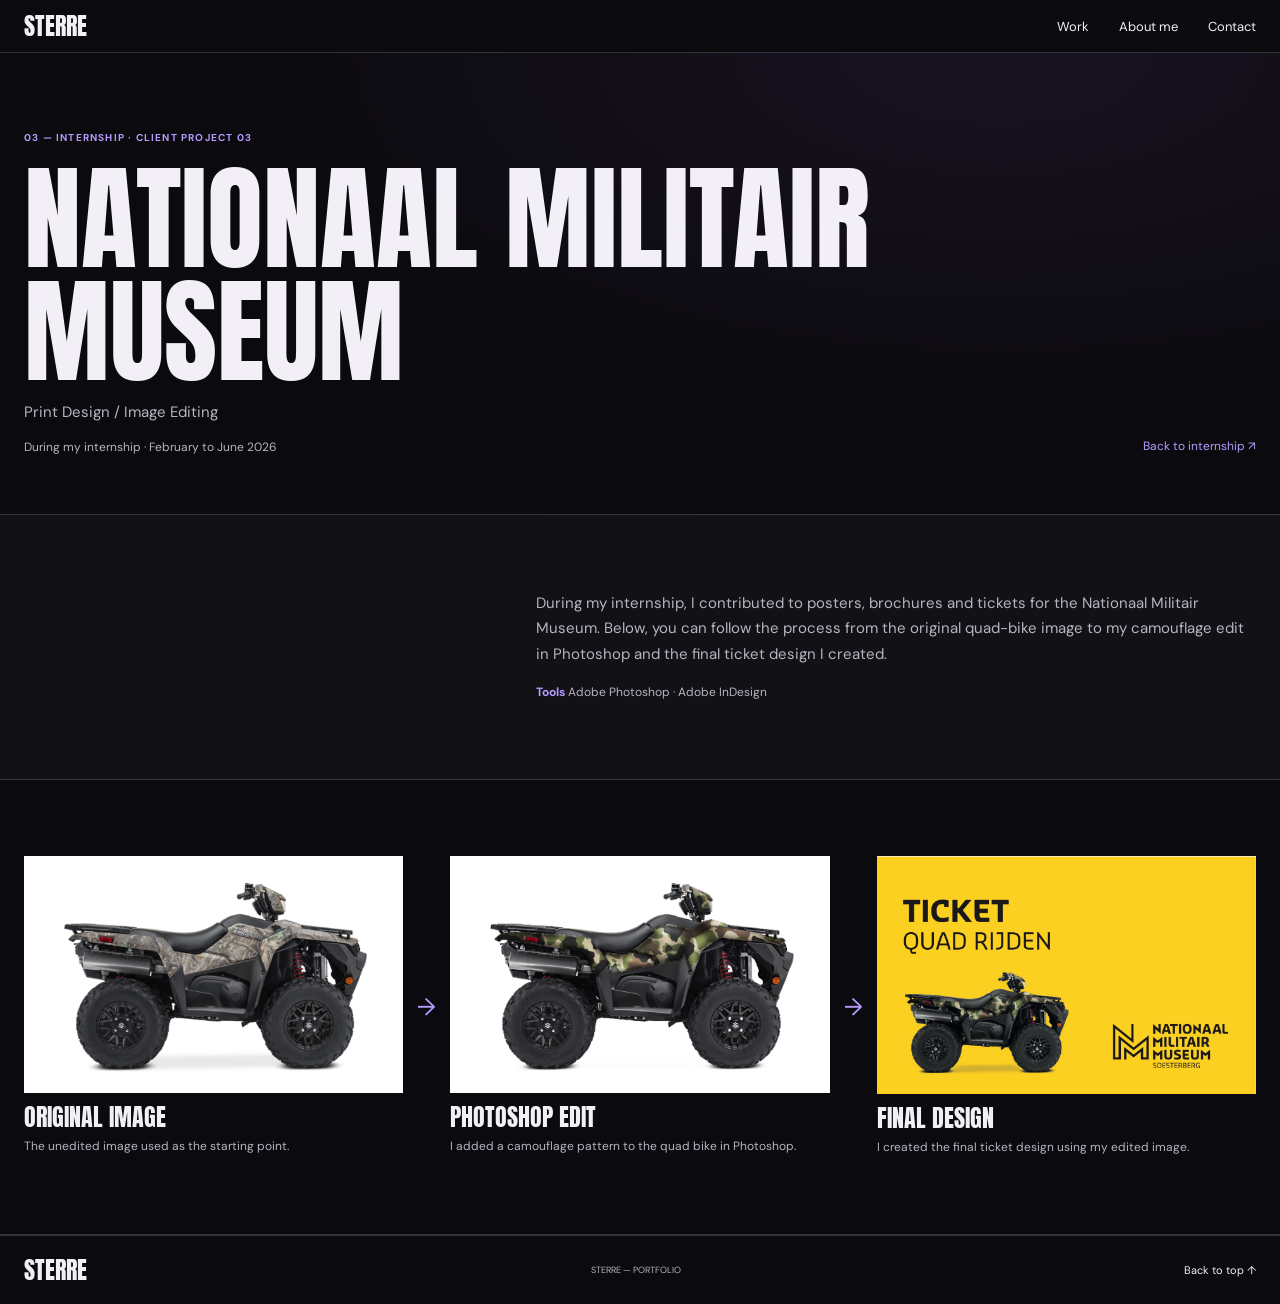
<file: nimm.html>
<!doctype html>
<html lang="en">
<head>
  <meta charset="utf-8">
  <meta name="viewport" content="width=device-width,initial-scale=1">
  <title>Nationaal Militair Museum — Sterre</title>
  <meta name="description" content="A ticket design and Photoshop image-editing process created for the Nationaal Militair Museum.">
  <link rel="stylesheet" href="style.css?v=dark-editorial-20261006-4">
</head>
<body class="project-page detail-page museum-page">
  <a class="skip" href="#gallery">Skip to the image sequence</a>
  <header class="portfolio-nav"><a class="brand" href="index.html#home">Sterre</a><nav aria-label="Main navigation"><a href="index.html#work">Work</a><a href="index.html#about">About me</a><a href="index.html#contact">Contact</a></nav></header>
  <main>
    <section><div class="page-intro"><div><span class="micro">03 — INTERNSHIP · CLIENT PROJECT 03</span><h1>Nationaal Militair Museum</h1><p>Print Design / Image Editing</p><p class="project-meta">During my internship · February to June 2026</p></div><a class="back-link" href="internship.html#internship-nimm">Back to internship ↗</a></div></section>
    <section class="project-introduction"><div><p>During my internship, I contributed to posters, brochures and tickets for the Nationaal Militair Museum. Below, you can follow the process from the original quad-bike image to my camouflage edit in Photoshop and the final ticket design I created.</p><p class="tools-line"><strong>Tools</strong> Adobe Photoshop · Adobe InDesign</p></div></section>
    <section id="gallery" aria-label="Museum design process">
      <div class="process-sequence">
        <figure>
          <button class="media-image-button" type="button" aria-label="View original quad-bike image larger"><img src="assets/optimized/NIMM/Voorbeeld%20mobiele%20collectie%20II.jpg" alt="Original quad-bike image before editing" loading="eager"></button>
          <figcaption><h2>Original image</h2><p>The unedited image used as the starting point.</p></figcaption>
        </figure>
        <span class="process-arrow" aria-hidden="true"></span>
        <figure>
          <button class="media-image-button" type="button" aria-label="View Photoshop edit larger"><img src="assets/optimized/NIMM/previews/NIMM26102_12.03.26%20copy.pdf.jpg" alt="My Photoshop edit adding camouflage to the quad bike" loading="eager"></button>
          <figcaption><h2>Photoshop edit</h2><p>I added a camouflage pattern to the quad bike in Photoshop.</p></figcaption>
        </figure>
        <span class="process-arrow" aria-hidden="true"></span>
        <figure>
          <button class="media-image-button" type="button" aria-label="View final ticket design larger"><img src="assets/optimized/NIMM/previews/NMM26102_Ticket_Quad%20rijden_180326.pdf.jpg" alt="Final ticket design featuring my edited quad-bike image" loading="eager"></button>
          <figcaption><h2>Final design</h2><p>I created the final ticket design using my edited image.</p></figcaption>
        </figure>
      </div>
    </section>
  </main>
  <footer><a class="brand" href="index.html#intro">STERRE</a><span>STERRE — PORTFOLIO</span><a href="#gallery">Back to top ↑</a></footer>
  <div class="lightbox" role="dialog" aria-modal="true" aria-labelledby="lightbox-title" hidden><button class="lightbox-close" type="button">Close</button><h2 id="lightbox-title" class="skip">Expanded museum design image</h2><img class="lightbox-image" alt=""></div>
  <script src="script.js?v=international-20261004-11"></script>
</body>
</html>
</file>
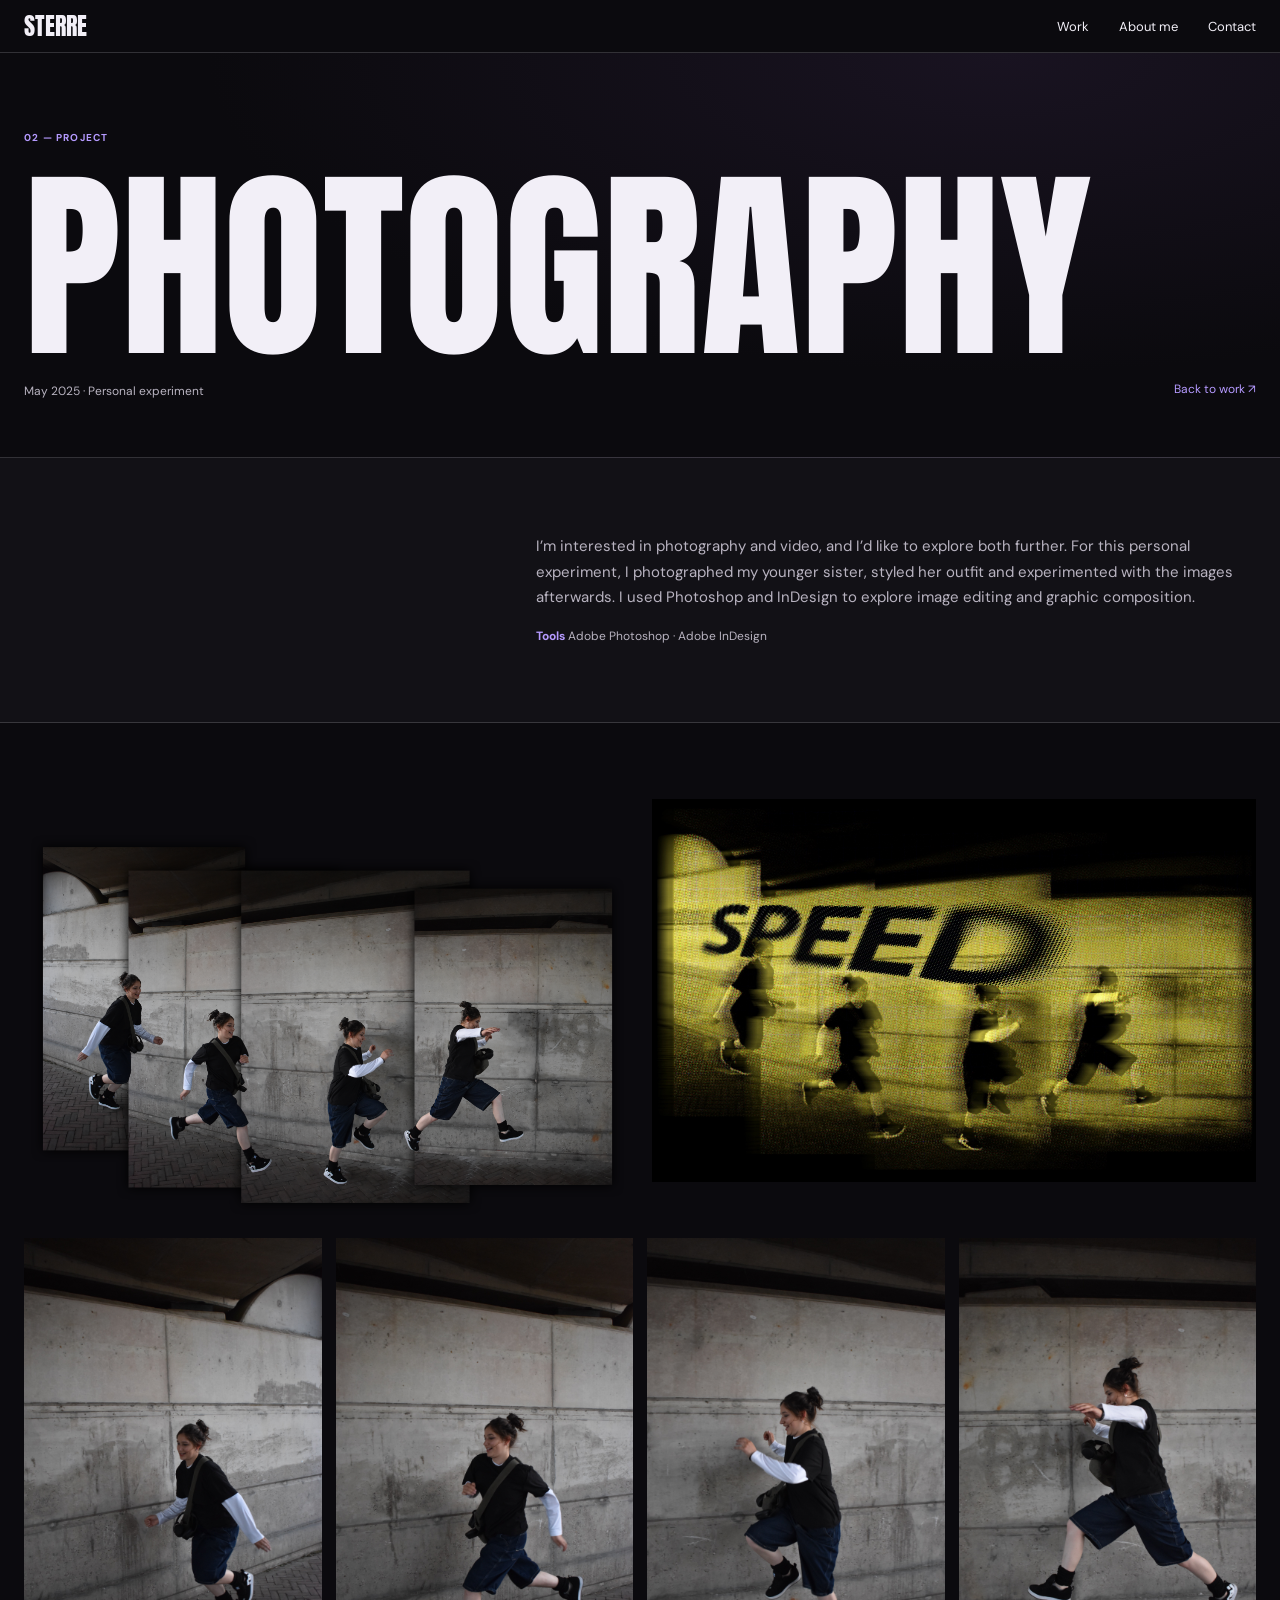
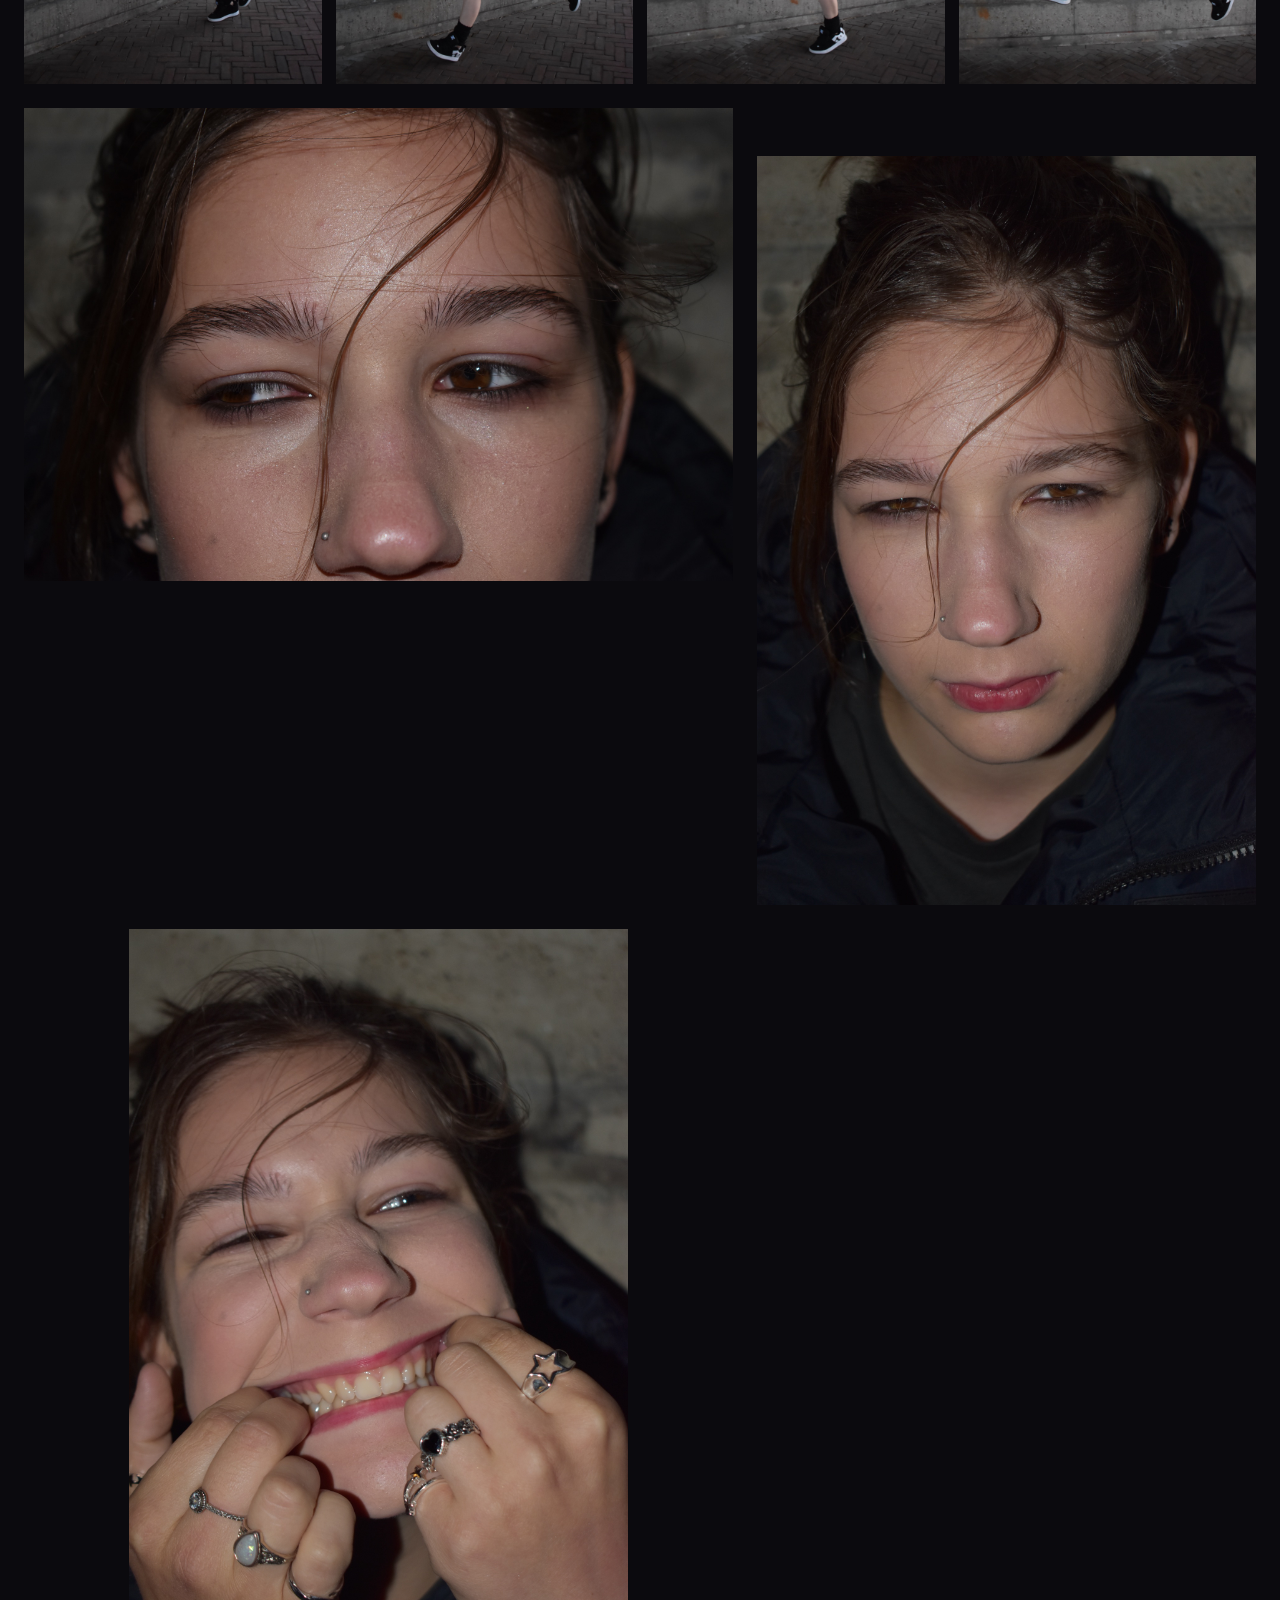
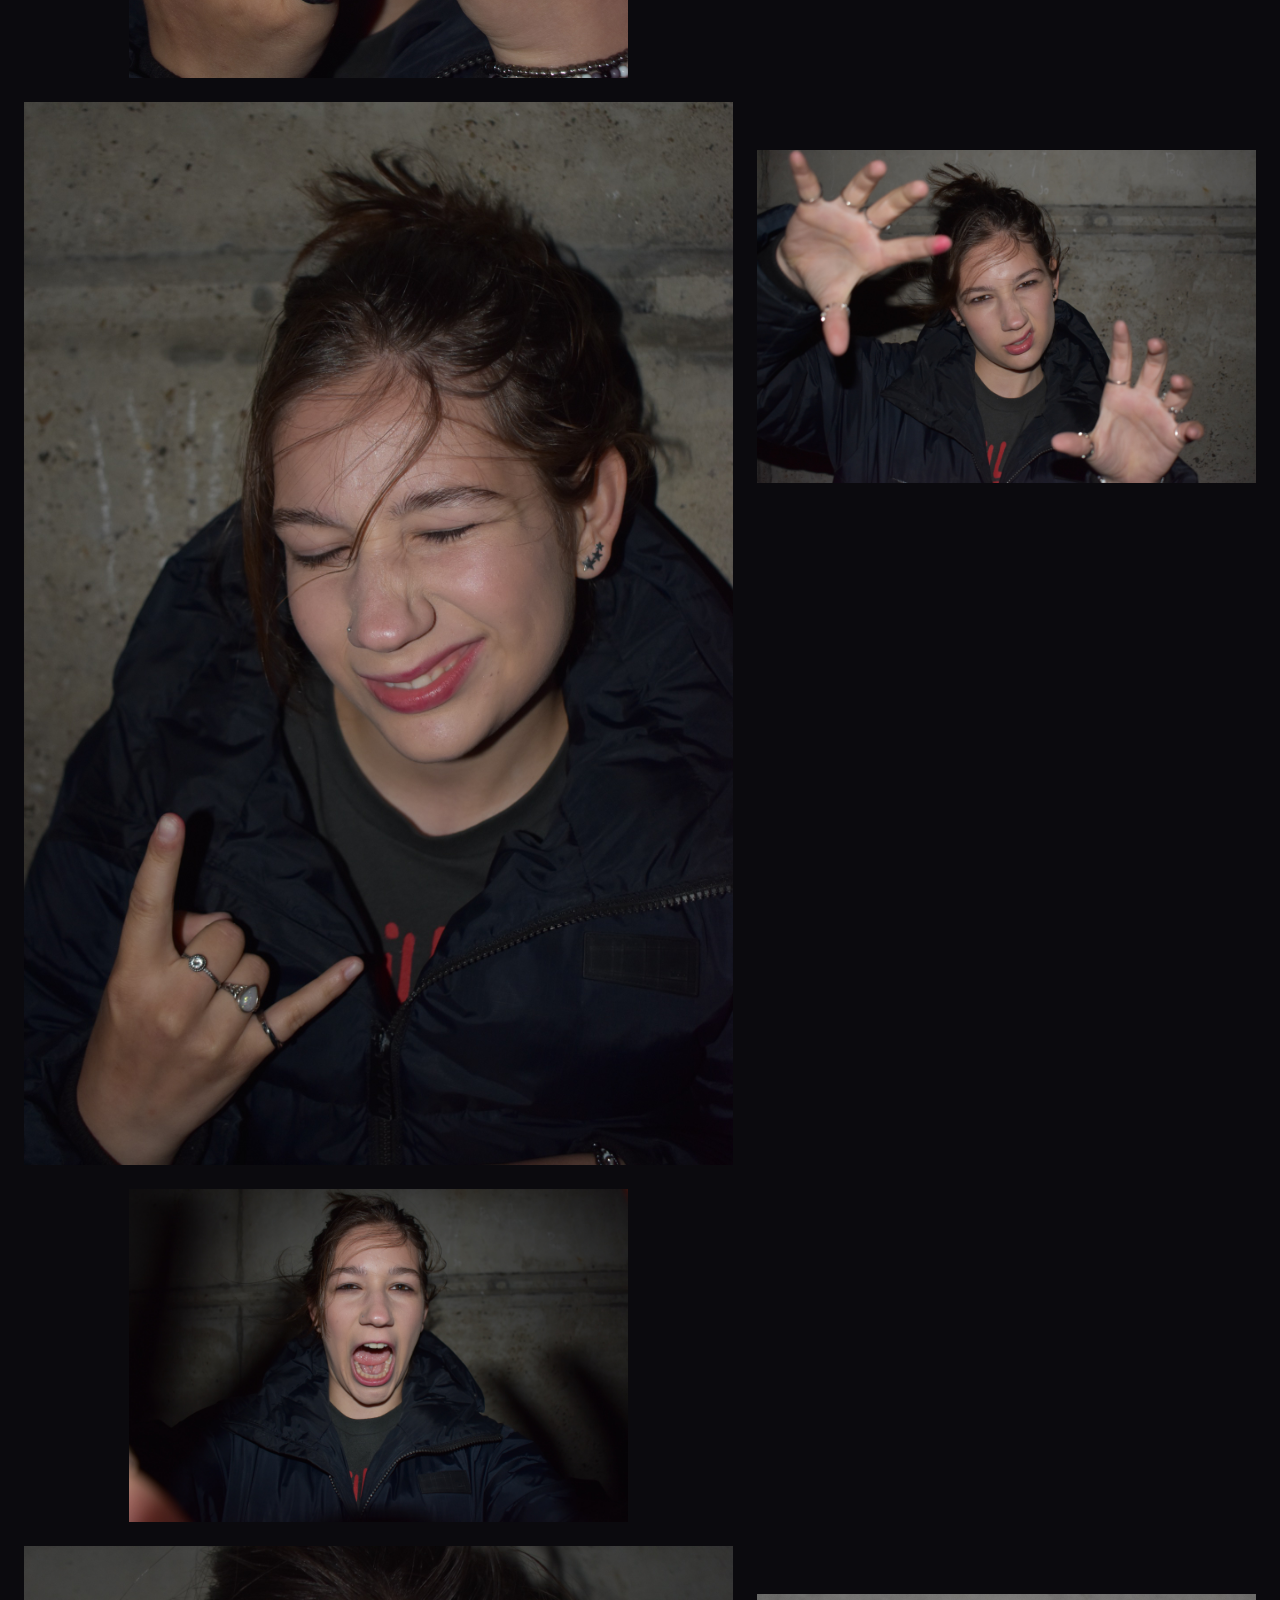
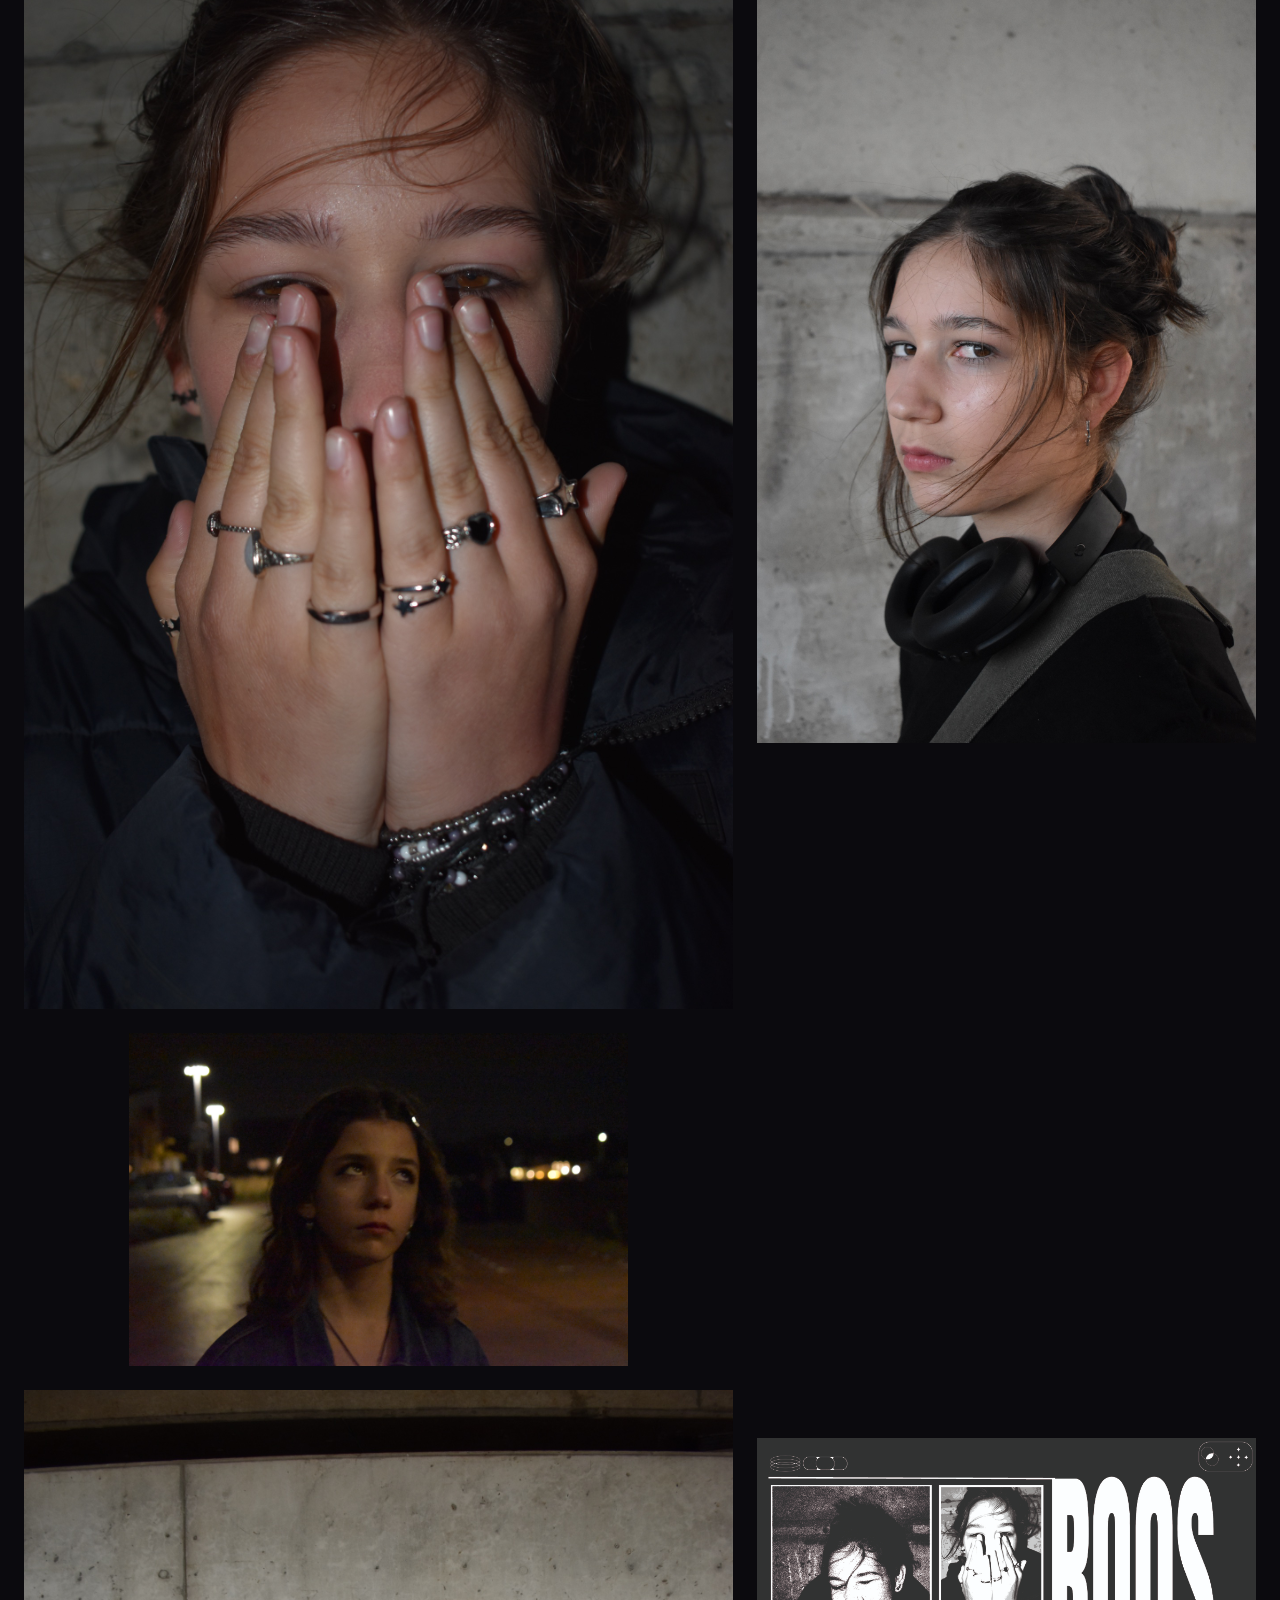
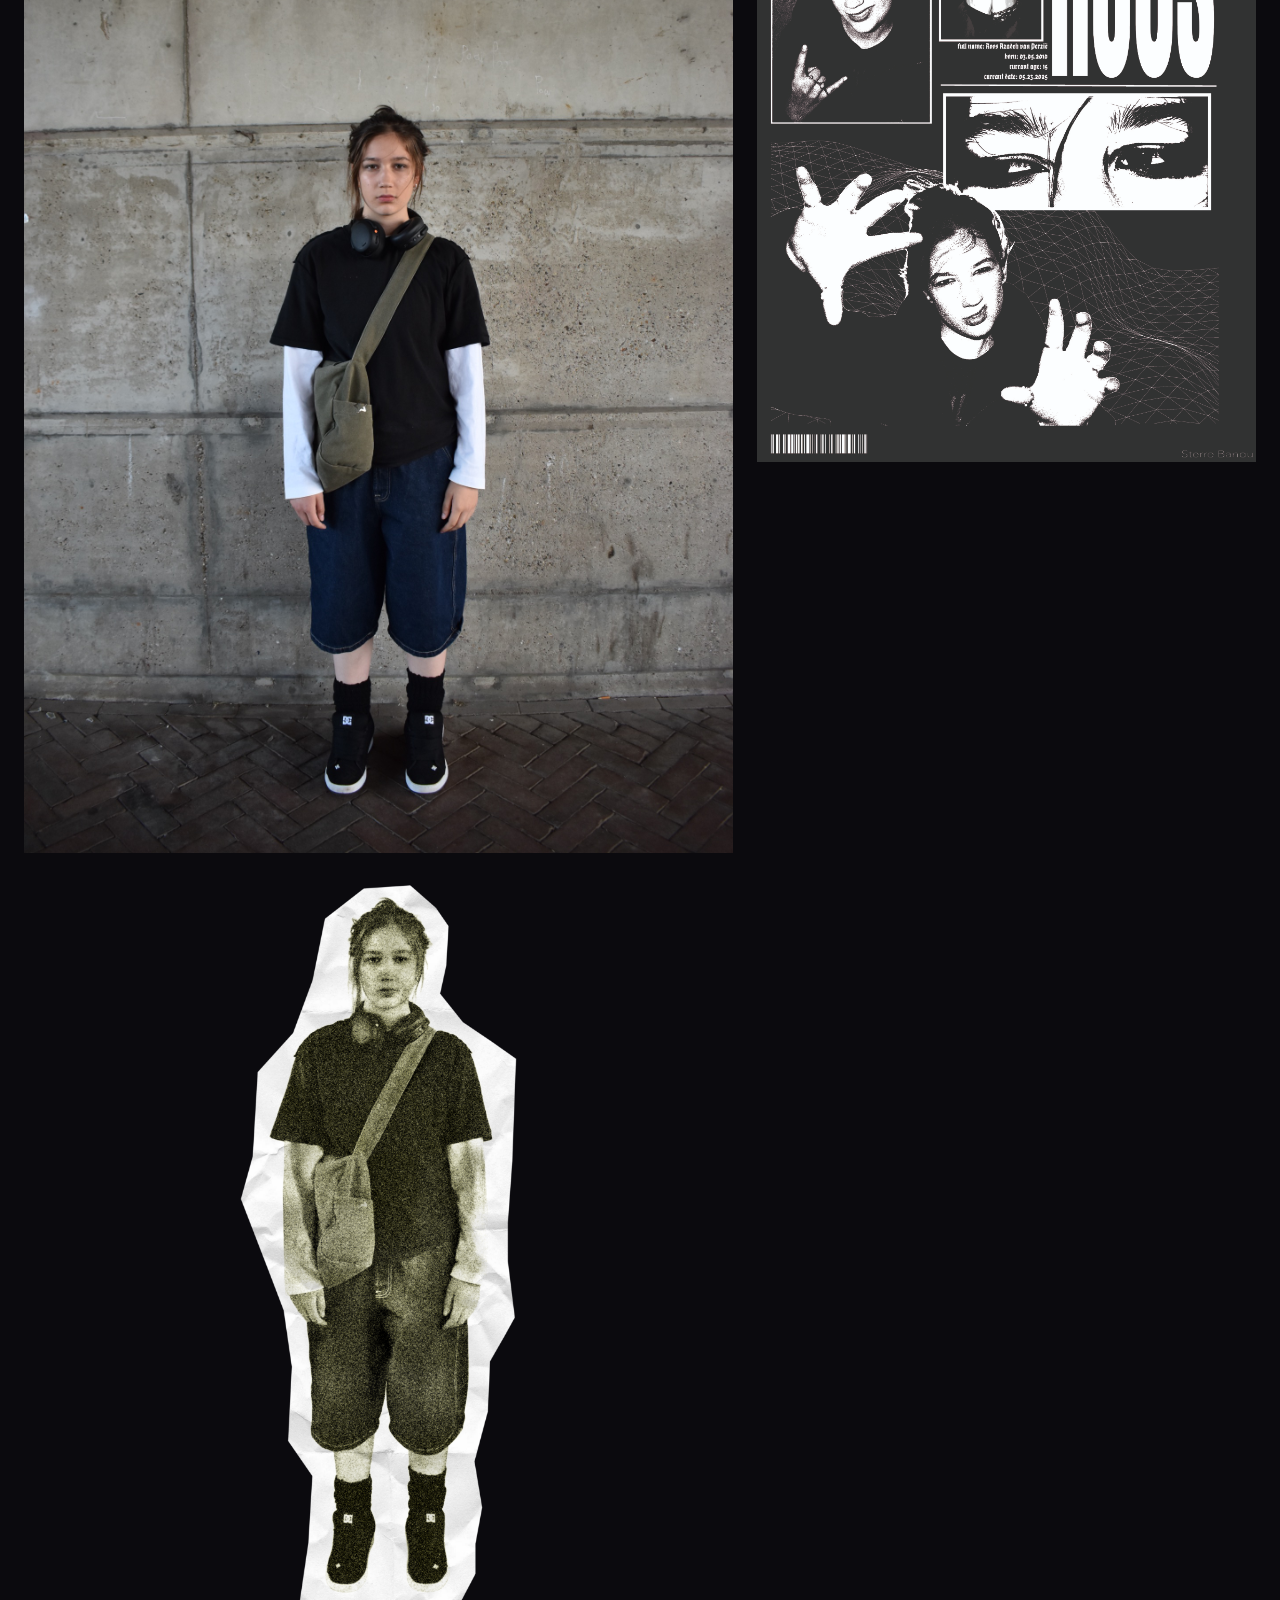
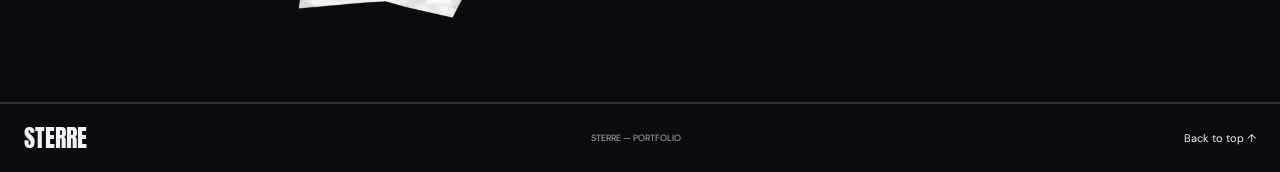
<file: photography.html>
<!doctype html>
<html lang="en">
<head>
  <meta charset="utf-8">
  <meta name="viewport" content="width=device-width,initial-scale=1">
  <title>Photography — Sterre</title>
  <meta name="description" content="A personal photography experiment exploring image editing and graphic composition.">
  <link rel="stylesheet" href="style.css?v=dark-editorial-20261006-4">
</head>
<body class="photography-page">
  <a class="skip" href="#gallery">Skip to the gallery</a>
  <header class="portfolio-nav">
    <a class="brand" href="index.html#home">Sterre</a>
    <nav aria-label="Main navigation">
      <a href="index.html#work">Work</a>
      <a href="index.html#about">About me</a>
      <a href="index.html#contact">Contact</a>
    </nav>
  </header>
  <main>
    <section class="photo-cover">
      <div class="page-intro">
        <div>
          <span class="micro">02 — PROJECT</span>
          <h1>Photography</h1>
          <p class="project-meta">May 2025 · Personal experiment</p>
        </div>
        <a class="back-link" href="index.html#photography">Back to work ↗</a>
      </div>
    </section>
    <section class="photo-editorial-intro">
      <div><p>I’m interested in photography and video, and I’d like to explore both further. For this personal experiment, I photographed my younger sister, styled her outfit and experimented with the images afterwards. I used Photoshop and InDesign to explore image editing and graphic composition.</p><p class="tools-line"><strong>Tools</strong> Adobe Photoshop · Adobe InDesign</p></div>
    </section>
    <section id="gallery" aria-label="Photography gallery">
      <div class="photo-project-opening">
        <div class="photo-opening-grid">
          <figure class="photo-item photo-opening-item"><button type="button" aria-label="View speedroos1.png larger"><img src="assets/optimized/photography/speedroos1.png" alt="Collage showing four moments of a running movement" loading="eager"></button></figure>
          <figure class="photo-item photo-opening-item"><button type="button" aria-label="View speedroos.png larger"><img src="assets/optimized/photography/speedroos.jpg" alt="Yellow SPEED edit based on the running photographs" loading="lazy"></button></figure>
        </div>
        <div class="photo-originals-grid">
          <figure class="photo-item photo-original-item"><button type="button" aria-label="View DSC_0648.JPG larger"><img src="assets/optimized/photography/DSC_0648.jpg" alt="First original photograph in the running sequence" loading="lazy"></button></figure>
          <figure class="photo-item photo-original-item"><button type="button" aria-label="View DSC_0649.JPG larger"><img src="assets/optimized/photography/DSC_0649.jpg" alt="Second original photograph in the running sequence" loading="lazy"></button></figure>
          <figure class="photo-item photo-original-item"><button type="button" aria-label="View DSC_0650.JPG larger"><img src="assets/optimized/photography/DSC_0650.jpg" alt="Third original photograph in the running sequence" loading="lazy"></button></figure>
          <figure class="photo-item photo-original-item"><button type="button" aria-label="View DSC_0651.JPG larger"><img src="assets/optimized/photography/DSC_0651.jpg" alt="Fourth original photograph in the running sequence" loading="lazy"></button></figure>
        </div>
      </div>
      <div class="photo-grid">
        <figure class="photo-item photo-wide"><button type="button" aria-label="View DSC_0476.JPG larger"><img src="assets/optimized/photography/DSC_0476.jpg" alt="Portrait photograph from a personal experiment" loading="lazy"></button></figure>
        <figure class="photo-item photo-narrow"><button type="button" aria-label="View DSC_0480.JPG larger"><img src="assets/optimized/photography/DSC_0480.jpg" alt="Close-up portrait photograph from the same series" loading="lazy"></button></figure>
        <figure class="photo-item photo-narrow"><button type="button" aria-label="View DSC_0483.JPG larger"><img src="assets/optimized/photography/DSC_0483.jpg" alt="Portrait photograph from the same series" loading="lazy"></button></figure>
        <figure class="photo-item photo-narrow"><button type="button" aria-label="View DSC_0498.JPG larger"><img src="assets/optimized/photography/DSC_0498.jpg" alt="Portrait photograph from the same series" loading="lazy"></button></figure>
        <figure class="photo-item photo-narrow"><button type="button" aria-label="View DSC_0512.JPG larger"><img src="assets/optimized/photography/DSC_0512.jpg" alt="Portrait photograph from the same series" loading="lazy"></button></figure>
        <figure class="photo-item photo-wide"><button type="button" aria-label="View DSC_0513.JPG larger"><img src="assets/optimized/photography/DSC_0513.jpg" alt="Portrait photograph from the same series" loading="lazy"></button></figure>
        <figure class="photo-item photo-narrow"><button type="button" aria-label="View DSC_0526.JPG larger"><img src="assets/optimized/photography/DSC_0526.jpg" alt="Portrait photograph from the same series" loading="lazy"></button></figure>
        <figure class="photo-item photo-wide"><button type="button" aria-label="View DSC_0627.JPG larger"><img src="assets/optimized/photography/DSC_0627.jpg" alt="Portrait photograph from the same series" loading="lazy"></button></figure>
        <figure class="photo-item photo-wide"><button type="button" aria-label="View DSC_0782.JPG larger"><img src="assets/optimized/photography/DSC_0782.jpg" alt="Portrait photograph from the same series" loading="lazy"></button></figure>
        <figure class="photo-item photo-narrow"><button type="button" aria-label="View kiesDSC_0571.JPG larger"><img src="assets/optimized/photography/kiesDSC_0571.jpg" alt="Portrait photograph selected for the final composition" loading="lazy"></button></figure>
        <figure class="photo-item photo-wide"><button type="button" aria-label="View roosposter.jpg larger"><img src="assets/optimized/photography/roosposter.jpg" alt="Poster composition created from the portrait series" loading="lazy"></button></figure>
        <figure class="photo-item photo-wide"><button type="button" aria-label="View roospaper.png larger"><img src="assets/optimized/photography/roospaper.png" alt="Editorial composition created from the portrait series" loading="lazy"></button></figure>
      </div>
    </section>
  </main>
  <footer><a class="brand" href="index.html#intro">STERRE</a><span>STERRE — PORTFOLIO</span><a href="#gallery">Back to top ↑</a></footer>

  <div class="lightbox" role="dialog" aria-modal="true" aria-labelledby="lightbox-title" hidden>
    <button class="lightbox-close" type="button">Close</button>
    <h2 id="lightbox-title" class="skip">Expanded photograph</h2>
    <img class="lightbox-image" alt="">
  </div>
  <script src="script.js?v=international-20261004-11"></script>
</body>
</html>
</file>
<file: style.css>
@font-face {
  font-family: "Anton";
  src: url("assets/fonts/Anton-Regular.ttf") format("truetype");
  font-style: normal;
  font-weight: 400;
  font-display: swap;
}

@font-face {
  font-family: "DM Sans";
  src: url("assets/fonts/DMSans-Regular.ttf") format("truetype");
  font-style: normal;
  font-weight: 400;
  font-display: swap;
}

@font-face {
  font-family: "DM Sans";
  src: url("assets/fonts/DMSans-Bold.ttf") format("truetype");
  font-style: normal;
  font-weight: 700;
  font-display: swap;
}

:root {
  --paper: #0b0a0e;
  --ink: #f2eff7;
  --accent: #b59aff;
  --muted: #b8b3c0;
  --line: #f2eff72b;
  --surface: #121116;
  --surface-raised: #19171f;
  --content-width: 1260px;
  --display-font: "Anton", Impact, sans-serif;
  --body-font: "DM Sans", sans-serif;
}

* { box-sizing: border-box; }
html { scroll-behavior: smooth; scroll-padding-top: 82px; }
body { margin: 0; background: var(--paper); color: var(--ink); font-family: var(--body-font); -webkit-font-smoothing: antialiased; }
a { color: inherit; text-decoration: none; }
img, video { display: block; max-width: 100%; }
button, a { -webkit-tap-highlight-color: transparent; }
a:focus-visible, button:focus-visible { outline: 2px solid var(--accent); outline-offset: 4px; }
footer { max-width: 1440px; margin-inline: auto; }
main { width: 100%; }

.skip { position: fixed; z-index: 200; top: -100px; left: 20px; padding: 12px 16px; background: var(--surface-raised); color: var(--ink); }
.skip:focus { top: 12px; }
.portfolio-nav { position: sticky; z-index: 100; top: 0; display: flex; width: 100%; max-width: none; align-items: center; justify-content: space-between; gap: 24px; margin: 0; padding: 14px max(24px, calc((100vw - var(--content-width)) / 2)); border-bottom: 1px solid var(--line); background: var(--paper); }
.brand { font-family: var(--display-font); font-size: 24px; font-weight: 400; line-height: 1; text-transform: uppercase; }
.portfolio-nav nav { display: flex; gap: 30px; font-size: 13px; white-space: nowrap; }
body:not(.addiction-page) .portfolio-nav nav a,
body:not(.addiction-page) .text-link,
body:not(.addiction-page) .spread-link,
body:not(.addiction-page) .back-link,
body:not(.addiction-page) .contact-method a { transition: color 160ms ease, border-color 160ms ease; }
.portfolio-nav nav a:hover, .text-link:hover, .spread-link:hover, .back-link:hover { color: var(--accent); }

section { padding: clamp(44px, 6vw, 76px) max(24px, calc((100vw - var(--content-width)) / 2)); border-bottom: 1px solid var(--line); }
h1, h2, h3 { margin: 0; font-family: var(--display-font); font-weight: 400; letter-spacing: 0; line-height: 1.04; text-transform: uppercase; }
p { max-width: 680px; margin: 0; color: var(--muted); font-size: 15px; line-height: 1.7; }
.micro { color: var(--accent); font-size: 10px; font-weight: 700; letter-spacing: .12em; text-transform: uppercase; }
.project-meta { color: var(--muted); font-size: 12px; }

.hero#home { position: relative; display: grid; grid-template-rows: auto auto; isolation: isolate; padding: 0; overflow: hidden; background: radial-gradient(ellipse at 72% 42%, #21162d 0, #100d15 40%, #0b0a0e 76%); }
.hero-stage { position: relative; min-height: clamp(420px, 44vw, 600px); }
.hero-visual { position: absolute; z-index: 1; top: 0; right: 0; width: min(58%, 820px); height: 100%; overflow: hidden; pointer-events: none; -webkit-mask-image: linear-gradient(90deg, transparent 0, #000 22%, #000 78%, rgba(0, 0, 0, .78) 92%, transparent 100%); mask-image: linear-gradient(90deg, transparent 0, #000 22%, #000 78%, rgba(0, 0, 0, .78) 92%, transparent 100%); }
.hero-visual::after { position: absolute; inset: 0; background: linear-gradient(90deg, #0b0a0e 0, rgba(11, 10, 14, .68) 20%, transparent 57%, rgba(11, 10, 14, .16) 100%), radial-gradient(ellipse at 47% 48%, rgba(5, 4, 8, .74) 0, rgba(5, 4, 8, .38) 12%, transparent 26%), linear-gradient(180deg, rgba(8, 7, 10, .08), transparent 58%, rgba(8, 7, 10, .46)); content: ""; }
.hero-photo { width: 100%; height: 100%; object-fit: cover; object-position: center 54%; filter: brightness(.86) saturate(.76); }
.hero#home h1 { position: absolute; z-index: 2; bottom: clamp(28px, 5vw, 64px); left: max(24px, calc((100vw - var(--content-width)) / 2)); width: min(66%, 720px); overflow: visible; padding: 0; background: transparent; color: #f4f0e9; line-height: 1; white-space: nowrap; }
.hero#home .hero-details { position: relative; z-index: 2; }
.hero-name { position: relative; display: block; width: max-content; margin-inline: auto; font-size: var(--hero-name-size, 18px); line-height: 1; }
.hero#home .hero-name { margin-inline: 0; }
.hero-portfolio { position: absolute; left: var(--portfolio-x, 0px); top: var(--portfolio-y, 50%); display: flex; width: max-content; height: auto; flex-direction: column; align-items: center; justify-content: center; overflow: visible; border: 0; background: transparent; box-shadow: none; color: #211a26; font-family: var(--display-font); font-size: var(--portfolio-size, .1em); font-weight: 400; letter-spacing: 0; line-height: 1; text-transform: uppercase; transform: translate(-50%, -50%) rotate(-90deg); }
.hero-details { display: grid; grid-template-columns: minmax(160px, .7fr) minmax(0, 1.3fr); gap: 34px; padding: 24px max(24px, calc((100vw - var(--content-width)) / 2)) 28px; background: var(--surface); }
.hero-labels { display: grid; align-content: start; justify-items: start; gap: 6px; font-size: 11px; }
.hero-intro { display: grid; grid-template-columns: minmax(0, 1fr) auto; align-items: end; gap: 28px; }
.hero-intro > div { display: grid; gap: 11px; }
.hero-intro p { max-width: 620px; color: var(--muted); }
.hero-intro .internship-availability { color: #c7b5ff; font-size: 13px; font-weight: 700; }
.text-link, .spread-link { display: inline-flex; align-items: center; justify-content: space-between; gap: 18px; width: fit-content; padding-bottom: 7px; border-bottom: 1px solid currentColor; color: var(--accent); font-size: 13px; font-weight: 700; white-space: nowrap; }

.section-head { display: flex; align-items: end; justify-content: space-between; gap: 30px; margin-bottom: 20px; }
.section-head h2 { font-size: clamp(54px, 8vw, 108px); line-height: 1; }
.section-head .micro { flex: 0 0 auto; padding-bottom: 4px; }
.projects { display: grid; gap: 0; }
.project-spread { position: relative; display: grid; grid-template-columns: minmax(0, 1.05fr) minmax(0, .95fr); align-items: stretch; gap: 22px 7%; min-width: 0; padding: clamp(38px, 5.5vw, 72px) 0; border-top: 1px solid var(--line); }
.spread-heading { display: grid; align-content: end; justify-items: start; gap: 12px; min-width: 0; margin: 0; }
.spread-heading .micro { flex: 0 0 auto; }
.spread-heading h3 { font-size: clamp(48px, 6.4vw, 88px); line-height: .98; }

.fastbot-project { background: transparent; color: var(--ink); }
.fastbot-project .micro, .fastbot-project .project-meta { color: var(--muted); }
.fastbot-project .spread-heading { grid-column: 2; grid-row: 1; }
.fastbot-media-link { display: block; grid-column: 1; grid-row: 1 / 3; overflow: hidden; background: var(--surface); }
.fastbot-cover { width: 100%; height: auto; max-height: 480px; object-fit: cover; background: #101010; }
.fastbot-information { display: grid; grid-template-columns: 36px minmax(0, 1fr); align-items: start; gap: 12px 16px; grid-column: 2; grid-row: 2; align-self: start; padding-top: 18px; border-top: 1px solid var(--line); }
.project-number { font-family: var(--display-font); font-size: 28px; line-height: 1; }
.fastbot-information strong { font-size: 13px; font-weight: 700; }
.fastbot-information p { margin-top: 5px; color: var(--muted); font-size: 12px; }
.fastbot-information .project-meta, .fastbot-information .spread-link { grid-column: 2; }
.fastbot-information .project-number { grid-row: span 3; }
.fastbot-project .spread-link { color: var(--accent); }
.video-toggle { display: block; grid-column: 1; grid-row: 3; width: fit-content; margin-top: 0; padding: 6px 0; border: 0; border-bottom: 1px solid var(--line); background: transparent; color: var(--ink); font: inherit; font-size: 11px; cursor: pointer; }
.video-toggle:focus-visible { outline-color: var(--accent); }

.internship-project .spread-heading { grid-column: 1; grid-row: 1; }
.internship-project .endure-cover-link { grid-column: 2; grid-row: 1 / 3; }
.internship-project .endure-information { grid-column: 1; grid-row: 2; }
.photography-project .spread-heading { grid-column: 1; grid-row: 1; }
.photography-project .speed-diptych { grid-column: 2; grid-row: 1 / 3; }
.photography-project .photography-information { grid-column: 1; grid-row: 2; }
.photography-project .spread-heading h3 { font-size: clamp(48px, 6vw, 78px); }
.speed-diptych { display: grid; grid-template-columns: minmax(0, 1.12fr) minmax(0, .88fr); align-items: end; gap: 14px; }
.speed-diptych img { width: 100%; height: auto; max-height: 480px; object-fit: contain; background: var(--surface-raised); }
.photography-information { display: grid; grid-template-columns: 1fr; align-items: start; gap: 8px; grid-row: 2; align-self: start; margin-top: 14px; padding-top: 13px; border-top: 1px solid var(--line); font-size: 11px; }
.photography-information p { font-size: 12px; }

.endure-project .spread-heading h3 { font-size: clamp(48px, 6vw, 82px); }
.endure-cover-link { position: relative; display: block; overflow: hidden; background: var(--surface); }
.endure-cover { width: 100%; height: auto; max-height: 500px; object-fit: contain; object-position: center; }
.endure-cover-label { position: absolute; right: 14px; bottom: 14px; padding: 7px 10px; border: 1px solid #f2eff780; background: #0b0a0e; color: var(--ink); font-size: 10px; font-weight: 700; text-transform: uppercase; }
.endure-information, .drawings-information, .addiction-information { display: grid; grid-template-columns: 36px minmax(0, 1fr); align-items: start; gap: 12px 16px; padding-top: 18px; border-top: 1px solid var(--line); }
.endure-information, .drawings-information, .addiction-information { align-self: start; }
.endure-information strong { font-size: 13px; }
.endure-information p, .addiction-information p { margin-top: 5px; color: var(--muted); font-size: 12px; }
.endure-information .project-meta, .endure-information .spread-link, .drawings-information .spread-link, .addiction-information .project-meta, .addiction-information .spread-link { grid-column: 2; }
.drawings-project .drawings-cover-link { grid-column: 2; grid-row: 1 / 3; display: block; overflow: hidden; background: var(--surface); }
.drawings-project .spread-heading { grid-column: 1; grid-row: 1; }
.drawings-cover { width: 100%; height: auto; max-height: 500px; object-fit: contain; }
.drawings-information { grid-column: 1; grid-row: 2; }
.drawings-information p { color: var(--muted); font-size: 13px; }
.addiction-project .addiction-cover-link { grid-column: 1; grid-row: 1 / 3; }
.addiction-project .spread-heading { grid-column: 2; grid-row: 1; }
.addiction-project .addiction-information { grid-column: 2; grid-row: 2; }
.addiction-project .addiction-accessible-heading { position: absolute; width: 1px; height: 1px; margin: -1px; padding: 0; overflow: hidden; clip: rect(0, 0, 0, 0); clip-path: inset(50%); border: 0; white-space: nowrap; }
.addiction-cover-link { display: block; overflow: visible; padding: 0; border-radius: 0; background: transparent; }
.addiction-cover { width: 100%; height: auto; border-radius: 0; }
.addiction-information strong { font-size: 13px; }
.addiction-information .spread-link { color: var(--accent); }
.internship-heading .micro { display: block; margin-bottom: 16px; }
.internship-heading h3 { font-size: clamp(72px, 12vw, 166px); line-height: 1.04; }
.internship-heading > strong { display: block; margin-top: 20px; font-size: 22px; }
.internship-heading > p { margin-top: 6px; font-size: 12px; }
.internship-heading .spread-link { margin-top: 18px; }
.internship-clients { border-top: 1px solid var(--line); }
.internship-clients a { display: grid; grid-template-columns: 36px minmax(0, 1fr) 20px; align-items: center; gap: 10px; padding: 14px 0; border-bottom: 1px solid var(--line); font-size: 13px; }
.internship-clients a span:first-child { color: var(--accent); font-size: 10px; }
.internship-clients a span:last-child { text-align: right; }

.about { display: grid; grid-template-columns: minmax(260px, .82fr) minmax(0, 1.18fr); gap: 54px; background: var(--surface); color: var(--ink); }
.about .micro { color: var(--accent); }
.about-heading h2 { margin-top: 20px; font-size: clamp(90px, 15vw, 200px); line-height: 1.04; }
.about-copy { display: grid; align-content: start; gap: 22px; }
.about-copy p { color: var(--muted); }
.about-copy .about-lead { max-width: 640px; color: var(--ink); font-size: 16px; line-height: 1.7; }
.about-columns { display: grid; grid-template-columns: repeat(2, minmax(0, 1fr)); gap: 24px; }
.about-columns p, .about-personal { font-size: 15px; line-height: 1.6; }
.about .text-link { color: var(--accent); }
.about .text-link:hover { color: var(--ink); }

.contact { background: var(--paper); color: var(--ink); }
.contact h2 { margin: 17px 0 20px; font-size: clamp(58px, 12.2vw, 160px); line-height: 1.04; }
.contact > p { max-width: 560px; }
.contact-methods { display: grid; grid-template-columns: repeat(2, minmax(0, 1fr)); gap: 34px; max-width: 900px; margin-top: 30px; border-top: 1px solid var(--line); }
.contact-method { display: grid; justify-items: start; gap: 9px; padding-top: 14px; }
.contact-method span { color: var(--accent); font-size: 10px; font-weight: 700; text-transform: uppercase; }
.contact-method a { border-bottom: 1px solid var(--line); padding-bottom: 6px; font-size: clamp(17px, 2.2vw, 25px); overflow-wrap: anywhere; }
.contact-method a:hover { color: var(--accent); }
footer { display: flex; align-items: center; justify-content: space-between; gap: 20px; padding: 22px max(24px, calc((100vw - var(--content-width)) / 2)); border-top: 1px solid var(--line); font-size: 11px; }
footer > span { color: var(--muted); font-size: 9px; }

.portfolio-nav a:hover, .back-link:hover { color: var(--accent); }
.page-intro { display: flex; align-items: end; justify-content: space-between; gap: 28px; }
.page-intro h1 { max-width: 1000px; margin-top: 16px; font-size: clamp(64px, 9vw, 124px); line-height: .98; }
.page-intro p { margin-top: 12px; }
.back-link { flex: 0 0 auto; padding-bottom: 4px; color: var(--accent); font-size: 12px; }
.project-page main > section:first-child, .fastbot-page main > section:first-child, .photography-page main > section:first-child { padding-top: clamp(40px, 6vw, 72px); padding-bottom: clamp(32px, 4.5vw, 56px); background: radial-gradient(ellipse at 78% 0, #191321 0, var(--paper) 56%); }
.project-introduction { display: flex; justify-content: flex-end; }
.project-introduction, .photo-editorial-intro { background: var(--surface); }
.project-introduction p { max-width: 720px; }
.tools-line { margin-top: 15px; color: var(--muted); font-size: 12px; }
.tools-line strong { color: var(--accent); }
.project-page h1, .fastbot-page h1, .photography-page h1 { font-family: var(--display-font); font-weight: 400; }

.fastbot-media, .client-grid, .project-gallery { display: grid; grid-template-columns: repeat(2, minmax(0, 1fr)); align-items: start; gap: 28px; }
.fastbot-media figure, .project-gallery figure { min-width: 0; margin: 0; }
.fastbot-opening, .project-gallery .media-feature { grid-column: 1 / -1; }
.fastbot-media img, .fastbot-media video, .client-card img, .client-card video, .project-gallery img, .project-gallery video { width: 100%; height: auto; }
.fastbot-media video, .client-card video, .project-gallery video { background: var(--surface); }
.fastbot-media img, .project-gallery img, .media-image-button { cursor: zoom-in; }
.media-image-button { display: block; width: 100%; padding: 0; border: 0; background: transparent; }
.caption { display: flex; align-items: baseline; justify-content: space-between; gap: 14px; margin-top: 13px; }
.caption h2, .caption h3, .client-card h2 { font-size: 24px; line-height: 1.04; }
.caption span { color: var(--accent); font-size: 10px; }
.client-card { display: block; min-width: 0; padding-bottom: 16px; border-bottom: 1px solid var(--line); }
.client-card p { margin-top: 7px; font-size: 12px; }
.client-card-wide { grid-column: 1 / -1; width: min(70%, 780px); }
.client-card:focus-visible { outline: 2px solid var(--accent); outline-offset: 5px; }
.video-page-toggle { position: fixed; z-index: 90; right: 24px; bottom: 20px; padding: 8px 10px; border: 1px solid var(--line); background: var(--surface-raised); color: var(--ink); font: inherit; font-size: 11px; cursor: pointer; }
.process-sequence { display: grid; grid-template-columns: minmax(0, 1fr) auto minmax(0, 1fr) auto minmax(0, 1fr); align-items: start; gap: 14px; }
.process-sequence figure { min-width: 0; margin: 0; }
.process-sequence img { width: 100%; height: auto; }
.process-sequence figcaption { padding-top: 12px; }
.process-sequence figcaption h2 { margin-bottom: 7px; font-size: 24px; line-height: 1.04; }
.process-sequence figcaption p { font-size: 12px; line-height: 1.6; }
.process-sequence figcaption a { display: inline-block; margin-top: 10px; color: var(--accent); font-size: 12px; }
.process-arrow { align-self: center; color: var(--accent); font-size: 24px; }
.process-arrow::before { content: "\2192"; }

.photography-page .photo-cover { padding-top: 52px; padding-bottom: 48px; }
.photography-page h1 { max-width: 100%; margin-top: 18px; font-size: clamp(64px, 16vw, 220px); line-height: 1; white-space: nowrap; }
.photography-page .project-meta { font-size: 12px; }
.photo-editorial-intro { display: flex; justify-content: flex-end; }
.photo-editorial-intro > div { max-width: 720px; }
.photo-editorial-intro p { max-width: 720px; }
.photo-project-opening { display: grid; gap: 12px; margin-bottom: 24px; }
.photo-opening-grid, .photo-originals-grid { display: grid; align-items: start; }
.photo-opening-grid { grid-template-columns: repeat(2, minmax(0, 1fr)); gap: 24px; }
.photo-originals-grid { grid-template-columns: repeat(4, minmax(0, 1fr)); gap: 14px; }
.photo-opening-item, .photo-original-item { min-width: 0; margin: 0; }
.photo-opening-grid > .photo-item:nth-child(n), .photo-originals-grid > .photo-item:nth-child(n) { grid-column: auto; margin-top: 0; }
.photo-grid { display: grid; grid-template-columns: repeat(12, minmax(0, 1fr)); align-items: start; gap: 24px; }
.photo-item { min-width: 0; margin: 0; }
.photo-grid > .photo-item:nth-child(3n + 1) { grid-column: span 7; }
.photo-grid > .photo-item:nth-child(3n + 2) { grid-column: span 5; margin-top: 48px; }
.photo-grid > .photo-item:nth-child(3n + 3) { grid-column: 2 / span 5; }
.photo-item button { display: block; width: 100%; padding: 0; border: 0; background: transparent; cursor: zoom-in; }
.photo-item img { width: 100%; height: auto; }
.lightbox[hidden] { display: none; }
.lightbox { position: fixed; z-index: 200; inset: 0; display: grid; place-items: center; padding: 28px; background: rgba(23, 23, 23, .97); }
.lightbox-track { display: flex; width: min(100%, 1600px); height: 84vh; overflow-x: auto; overflow-y: hidden; scroll-snap-type: x mandatory; scrollbar-width: none; overscroll-behavior-x: contain; }
.lightbox-track::-webkit-scrollbar { display: none; }
.lightbox-slide { display: grid; grid-template-columns: minmax(0, 1fr); grid-template-rows: minmax(0, 1fr); flex: 0 0 100%; min-width: 100%; height: 100%; margin: 0; padding: 36px 72px 52px; place-items: center; scroll-snap-align: center; }
.lightbox-slide img { min-width: 0; min-height: 0; width: 100%; height: 100%; max-width: 100%; max-height: 100%; object-fit: contain; }
.lightbox-close { position: absolute; top: 20px; right: 24px; padding: 8px 0; border: 0; border-bottom: 1px solid var(--ink); background: transparent; color: var(--ink); font: inherit; font-size: 12px; cursor: pointer; }
.lightbox-previous, .lightbox-next { position: absolute; top: 50%; z-index: 1; padding: 10px 0; border: 0; border-bottom: 1px solid var(--ink); background: transparent; color: var(--ink); font: inherit; font-size: 12px; cursor: pointer; transform: translateY(-50%); }
.lightbox-previous { left: 18px; }
.lightbox-next { right: 18px; }
.lightbox-counter { position: absolute; bottom: 20px; left: 50%; color: var(--ink); font-size: 11px; transform: translateX(-50%); }
body.lightbox-open { overflow: hidden; }
.cursor-dot { position: fixed; z-index: 300; top: 0; left: 0; width: 8px; height: 8px; border-radius: 50%; background: var(--accent); opacity: 0; pointer-events: none; translate: -50% -50%; transition: width 140ms ease, height 140ms ease, opacity 140ms ease; }
.cursor-dot.is-visible { opacity: 1; }
.cursor-dot.is-light { background: #fff; }
.cursor-dot.is-image { background: #fff; mix-blend-mode: difference; }
.cursor-dot.is-hovering { width: 12px; height: 12px; }

@media (hover: hover) and (pointer: fine) {
  .fastbot-media img, .client-grid img, .project-gallery img, .process-sequence img, .photo-item img, .speed-diptych img, .endure-cover, .drawings-cover { transition: transform 250ms ease; transform-origin: center; }
  .fastbot-media figure:hover img, .client-card:hover img, .project-gallery figure:hover img, .process-sequence figure:hover img, .photo-item:hover img, .speed-diptych:hover img, .endure-cover-link:hover img, .drawings-cover-link:hover img { transform: scale(1.025); }
  body.has-custom-cursor a, body.has-custom-cursor button { cursor: none !important; }
  body.has-custom-cursor input, body.has-custom-cursor textarea, body.has-custom-cursor [contenteditable="true"] { cursor: text !important; }
}

@media (max-width: 760px) {
  html { scroll-padding-top: 65px; }
  .portfolio-nav { gap: 12px; padding: 12px 16px; }
  .portfolio-nav nav { gap: 12px; font-size: 11px; }
  .brand { font-size: 21px; }
  section { padding-block: 48px; }
  .hero { padding: 12px 0 30px; }
  .hero#home { grid-template-rows: auto auto; padding: 0; }
  .hero#home .hero-stage { min-height: clamp(340px, 104vw, 450px); }
  .hero#home .hero-visual { right: 0; width: 100%; height: 100%; -webkit-mask-image: linear-gradient(90deg, transparent 0, #000 16%, #000 82%, transparent 100%); mask-image: linear-gradient(90deg, transparent 0, #000 16%, #000 82%, transparent 100%); }
  .hero#home h1 { bottom: 30px; left: 16px; width: calc(100% - 32px); }
  .hero#home .hero-details { grid-template-columns: 1fr; gap: 17px; padding: 20px 24px 24px; }
  .hero-labels { grid-template-columns: 1fr 1fr; width: 100%; }
  .hero-intro { grid-template-columns: 1fr; gap: 14px; }
  .hero-intro p { font-size: 14px; }
  .section-head { align-items: start; flex-direction: column; gap: 12px; margin-bottom: 20px; }
  .section-head h2 { font-size: clamp(44px, 11vw, 82px); }
  .section-head .micro { font-size: 9px; }
  .project-spread { grid-template-columns: minmax(0, 1fr); gap: 18px; padding-block: 34px; }
  .project-spread > * { grid-column: 1 !important; grid-row: auto !important; }
  .spread-heading { justify-items: start; gap: 8px; }
  .spread-heading h3 { font-size: clamp(52px, 14vw, 86px); }
  .fastbot-cover { max-height: none; }
  .fastbot-information { grid-template-columns: 34px minmax(0, 1fr); gap: 10px 14px; }
  .fastbot-information .project-meta, .fastbot-information .spread-link { grid-column: 2; }
  .fastbot-information .project-number { grid-row: span 3; }
  .speed-diptych { grid-template-columns: minmax(0, 1.05fr) minmax(0, .95fr); gap: 8px; }
  .speed-diptych img { max-height: 380px; }
  .photography-project .spread-heading h3 { font-size: clamp(46px, 12vw, 74px); }
  .photography-information { grid-template-columns: 1fr; gap: 6px; }
  .photography-information p { max-width: none; }
  .endure-information { grid-template-columns: 34px minmax(0, 1fr); gap: 10px 14px; }
  .endure-information .project-meta, .endure-information .spread-link { grid-column: 2; }
  .drawings-information { grid-template-columns: 34px minmax(0, 1fr); gap: 10px 14px; }
  .drawings-information .spread-link { grid-column: 2; }
  .internship-heading { min-width: 0; }
  .internship-heading h3 { font-size: clamp(54px, 18vw, 124px); }
  .internship-heading > strong { margin-top: 14px; }
  .about { grid-template-columns: 1fr; gap: 28px; }
  .about-heading h2 { margin-top: 13px; font-size: clamp(76px, 18vw, 132px); }
  .about-copy .about-lead { font-size: 16px; }
  .about-columns { grid-template-columns: 1fr; gap: 14px; }
  .contact h2 { font-size: clamp(48px, 12.8vw, 88px); }
  .contact-methods { grid-template-columns: 1fr; gap: 16px; }
  footer { flex-wrap: wrap; }
  footer > span { order: 3; width: 100%; }
  .page-intro { align-items: start; flex-direction: column; gap: 18px; }
  .page-intro > div { width: 100%; min-width: 0; }
  .page-intro h1 { font-size: clamp(56px, 13vw, 92px); line-height: 1.04; overflow-wrap: anywhere; }
  .project-page main > section:first-child, .fastbot-page main > section:first-child, .photography-page main > section:first-child { padding-top: 34px; }
  .fastbot-media, .client-grid, .project-gallery { grid-template-columns: minmax(0, 1fr); gap: 22px; }
  .fastbot-opening, .project-gallery .media-feature, .client-card-wide { grid-column: auto; width: 100%; max-width: none; }
  .client-card h2, .caption h2, .caption h3 { font-size: 22px; }
  .process-sequence { grid-template-columns: minmax(0, 1fr); gap: 16px; }
  .process-arrow { justify-self: center; }
  .process-arrow::before { content: "\2193"; }
  .photography-page .photo-cover { padding-block: 40px; }
  .photography-page h1 { font-size: clamp(44px, 12.5vw, 88px); line-height: 1; }
  .photo-opening-grid { gap: 13px; }
  .photo-originals-grid { grid-template-columns: repeat(2, minmax(0, 1fr)); gap: 14px; }
  .photo-grid { grid-template-columns: repeat(6, minmax(0, 1fr)); gap: 13px; }
  .photo-grid > .photo-item:nth-child(n) { grid-column: span 3; margin-top: 0; }
  .photo-grid > .photo-item:nth-child(3n + 1) { grid-column: 1 / -1; }
  .lightbox { padding: 12px; }
  .lightbox-track { width: 100%; height: 88vh; }
  .lightbox-slide { padding: 50px 42px 58px; }
  .lightbox-previous { left: 8px; }
  .lightbox-next { right: 8px; }
  .lightbox-close { top: 12px; right: 14px; }
  .lightbox-counter { bottom: 14px; }
}

@media (prefers-reduced-motion: reduce) {
  html { scroll-behavior: auto; }
  *, *::before, *::after { transition: none !important; animation: none !important; }
  .hero-photo { position: static; }
  .lightbox-track { scroll-behavior: auto; }
}

.addiction-page {
  --paper: #eeece5;
  --ink: #171717;
  --accent: #342b3d;
  --muted: #5d5a55;
  --line: #17171740;
  --surface: #151515;
  --surface-raised: #151515;
  --addiction-black: #151515;
  --addiction-lime: #d5ff32;
  --addiction-orange: #ff7137;
  --addiction-white: #f8f7f0;
  background: var(--addiction-black);
  color: var(--addiction-white);
}

.addiction-page .portfolio-nav {
  border-color: #ffffff35;
  background: var(--addiction-black);
  color: var(--addiction-white);
}

.addiction-page .portfolio-nav a:hover,
.addiction-page footer a:hover { color: var(--addiction-lime); }
.addiction-page .portfolio-nav a:focus-visible,
.addiction-page a:focus-visible,
.addiction-page button:focus-visible { outline-color: var(--addiction-lime); }
.addiction-page section { padding: clamp(42px, 7vw, 88px) max(20px, calc((100vw - 1260px) / 2)); border: 0; }
.addiction-page h1,
.addiction-page h2,
.addiction-page h3 { color: var(--addiction-white); font-family: var(--body-font); font-weight: 700; letter-spacing: -.055em; text-transform: none; }
.addiction-page p { color: #deded7; font-size: 16px; line-height: 1.7; }
.addiction-page .addiction-content { min-width: 0; overflow: clip; }

.addiction-page .addiction-hero { padding-top: 30px; padding-bottom: clamp(42px, 7vw, 88px); }
.addiction-signal { display: flex; align-items: center; gap: 12px; margin-bottom: clamp(34px, 6vw, 72px); color: var(--addiction-lime); }
.addiction-pill { display: inline-flex; min-height: 34px; align-items: center; justify-content: center; padding: 7px 16px; border: 1px solid currentColor; border-radius: 999px; font-size: 11px; line-height: 1.2; white-space: nowrap; }
.addiction-rule { height: 1px; flex: 1 1 auto; margin-left: 8px; background: var(--addiction-lime); }
.addiction-spark { font-size: 25px; line-height: 1; }
.addiction-page .addiction-hero h1 { display: grid; gap: .02em; margin-bottom: clamp(28px, 4vw, 48px); font-size: clamp(48px, 10.8vw, 144px); line-height: .9; overflow-wrap: anywhere; }
.addiction-page .addiction-hero h1.addiction-visually-hidden { position: absolute; width: 1px; height: 1px; margin: -1px; padding: 0; overflow: hidden; clip: rect(0, 0, 0, 0); clip-path: inset(50%); border: 0; white-space: nowrap; }
.addiction-page .addiction-title-accent { color: var(--addiction-lime); }
.addiction-page .addiction-title-spark { display: inline-block; margin-left: .15em; color: var(--addiction-orange); font-size: .42em; vertical-align: top; }
.addiction-cover-panel { padding: 0; border-radius: 0; background: transparent; }
.addiction-cover-figure { margin: 0; overflow: visible; border-radius: 0; background: transparent; }
.addiction-cover-figure button { display: block; width: 100%; padding: 0; border: 0; background: transparent; cursor: zoom-in; }
.addiction-cover-figure img { width: 100%; height: auto; }
.addiction-hero-meta { display: flex; align-items: center; justify-content: space-between; gap: 20px; margin-top: 16px; color: var(--addiction-lime); font-size: 12px; }
.addiction-hero-meta .addiction-pill { white-space: normal; }

.addiction-page .addiction-overview { position: relative; display: grid; grid-template-columns: minmax(220px, .8fr) minmax(0, 1.2fr); gap: clamp(28px, 6vw, 84px); margin: 0 max(16px, calc((100vw - 1400px) / 2)); padding: clamp(34px, 6vw, 78px); border-radius: clamp(38px, 6vw, 84px) 0 clamp(38px, 6vw, 84px) 0; background: var(--addiction-lime); color: var(--addiction-black); }
.addiction-overview-heading { align-self: start; }
.addiction-kicker { display: inline-flex; padding: 7px 13px; border: 1px solid currentColor; border-radius: 999px; color: var(--addiction-black); font-size: 10px; font-weight: 700; letter-spacing: .08em; text-transform: uppercase; }
.addiction-page .addiction-overview h2 { margin-top: 24px; color: var(--addiction-black); font-size: clamp(38px, 5.4vw, 74px); line-height: .98; }
.addiction-page .addiction-overview p { max-width: none; color: #25291a; }
.addiction-page .addiction-overview .addiction-context { margin-top: 14px; color: #333923; font-size: 13px; font-weight: 700; }
.addiction-overview-copy { display: grid; gap: 18px; }
.addiction-role { display: flex; flex-wrap: wrap; align-items: center; gap: 9px; margin-top: 4px; }
.addiction-role-label,
.addiction-role > span:not(:first-child) { padding: 8px 13px; border: 1px solid #151515a6; border-radius: 999px; color: var(--addiction-black); font-size: 11px; font-weight: 700; }
.addiction-role-label { border-color: var(--addiction-orange); background: var(--addiction-orange); }
.addiction-overview-star { position: absolute; right: 24px; bottom: 17px; color: var(--addiction-orange); font-size: 35px; }

.addiction-page .addiction-interview,
.addiction-page .addiction-process { padding-top: clamp(60px, 8vw, 100px); padding-bottom: clamp(60px, 8vw, 100px); }
.addiction-section-heading { position: relative; display: flex; align-items: end; justify-content: space-between; gap: 24px; margin-bottom: 30px; }
.addiction-section-heading h2 { margin-top: 14px; font-size: clamp(44px, 8vw, 104px); line-height: .95; }
.addiction-section-heading .addiction-kicker { color: var(--addiction-lime); }
.addiction-section-star { color: var(--addiction-orange); font-size: 34px; }
.addiction-video { display: block; width: min(100%, 1020px); height: auto; max-height: 82vh; margin-inline: auto; background: #050505; object-fit: contain; }
.addiction-process { background: #1d1d1b; }
.addiction-slide-grid,
.addiction-photo-grid { display: grid; grid-template-columns: repeat(2, minmax(0, 1fr)); align-items: start; gap: clamp(16px, 3vw, 34px); }
.addiction-photo-grid { margin-top: clamp(22px, 4vw, 48px); }
.addiction-media-figure { min-width: 0; margin: 0; overflow: hidden; border: 1px solid #ffffff2a; background: #111; }
.addiction-media-figure img { display: block; width: 100%; height: auto; background: #111; cursor: zoom-in; }
.addiction-media-figure figcaption { display: flex; align-items: baseline; justify-content: space-between; gap: 16px; padding: 12px 14px; color: var(--addiction-lime); font-size: 11px; }
.addiction-media-figure figcaption span:first-child { color: var(--addiction-orange); }
.addiction-back-link { display: flex; width: fit-content; align-items: center; gap: 24px; margin-top: clamp(38px, 6vw, 72px); padding: 12px 18px; border: 1px solid var(--addiction-lime); border-radius: 999px; color: var(--addiction-lime); font-size: 13px; font-weight: 700; }
.addiction-back-link:hover { background: var(--addiction-lime); color: var(--addiction-black); }
.addiction-page .addiction-footer { border-top: 1px solid #ffffff35; color: var(--addiction-white); }
.addiction-page .addiction-footer > span { color: #bbb; }
.addiction-page .lightbox { background: rgba(8, 8, 8, .97); }
.addiction-page .lightbox-close,
.addiction-page .lightbox-previous,
.addiction-page .lightbox-next { border-color: var(--addiction-lime); background: var(--addiction-black); color: var(--addiction-lime); }
.addiction-page .lightbox-counter { color: var(--addiction-lime); }

@media (max-width: 760px) {
  .addiction-project .spread-heading { align-items: start; flex-direction: column; }
  .addiction-information { grid-template-columns: 34px minmax(0, 1fr); gap: 10px 14px; }
  .addiction-information .project-meta,
  .addiction-information .spread-link { grid-column: 2; }
  .addiction-page .portfolio-nav { gap: 12px; padding-inline: 18px; }
  .addiction-page .portfolio-nav nav { gap: 15px; font-size: 11px; }
  .addiction-page .brand { font-size: 21px; }
  .addiction-page section { padding-inline: 20px; }
  .addiction-page .addiction-hero { padding-top: 22px; }
  .addiction-signal { flex-wrap: wrap; gap: 8px; margin-bottom: 36px; }
  .addiction-signal .addiction-pill { min-height: 30px; padding: 6px 10px; font-size: 9px; }
  .addiction-signal .addiction-rule { min-width: 24px; }
  .addiction-spark { font-size: 20px; }
  .addiction-page .addiction-hero h1 { font-size: clamp(40px, 10.8vw, 76px); }
  .addiction-hero-meta { align-items: start; flex-direction: column; gap: 10px; }
  .addiction-page .addiction-overview { grid-template-columns: minmax(0, 1fr); gap: 25px; margin-inline: 10px; padding: 30px 24px 42px; border-radius: 38px 0 38px 0; }
  .addiction-page .addiction-overview h2 { margin-top: 17px; font-size: clamp(38px, 10vw, 58px); }
  .addiction-overview-copy { gap: 15px; }
  .addiction-page .addiction-overview p { font-size: 15px; }
  .addiction-role { gap: 7px; }
  .addiction-role-label,
  .addiction-role > span:not(:first-child) { padding: 7px 10px; font-size: 10px; }
  .addiction-section-heading { align-items: start; gap: 14px; }
  .addiction-section-heading h2 { font-size: clamp(40px, 10vw, 68px); }
  .addiction-section-star { font-size: 25px; }
  .addiction-video { max-height: none; }
  .addiction-slide-grid,
  .addiction-photo-grid { grid-template-columns: minmax(0, 1fr); gap: 18px; }
  .addiction-photo-grid { margin-top: 18px; }
  .addiction-page .lightbox { padding: 12px; }
  .addiction-page .lightbox-track { width: 100%; height: 88vh; }
  .addiction-page .lightbox-slide { padding: 50px 42px 58px; }
  .addiction-page .lightbox-previous { left: 8px; }
  .addiction-page .lightbox-next { right: 8px; }
  .addiction-page .lightbox-close { top: 12px; right: 14px; }
  .addiction-page .lightbox-counter { bottom: 14px; }
}
</file>
<file: universe.css>
/* Isolated opening: no rules apply to the project pages. */
.universe { position:relative; isolation:isolate; height:calc(100svh - 58px); min-height:480px; padding:0; overflow:hidden; background:#03040b; color:#f5f3fa; border:0; }
.universe[hidden] { display:none; }
.portfolio-nav[hidden] { display:none; }
html.universe-opening, html.universe-opening body { width:100%; height:100%; overflow:hidden; overscroll-behavior:none; }
html.universe-opening .universe { position:fixed; z-index:250; inset:0; width:100%; height:100vh; height:100dvh; min-height:0; touch-action:none; }
.universe::before { content:""; position:absolute; inset:0; z-index:-1; background:radial-gradient(ellipse at 65% 40%,#38234b55,transparent 50%),radial-gradient(ellipse at 25% 70%,#16345466,transparent 60%); }
.universe canvas {position:absolute;inset:0;width:100%;height:100%;pointer-events:none;transition:opacity .7s ease;}
.universe-content {position:absolute;inset:0;display:flex;flex-direction:column;align-items:center;justify-content:center;padding:32px 20px;text-align:center;z-index:2;transition:opacity .65s ease,transform 1.3s ease;}
.universe h1 {margin:0;width:100%;font-family:"Anton",Impact,sans-serif;font-weight:400;font-size:clamp(92px,22vw,370px);line-height:1.05;letter-spacing:.015em;color:#f4f1fa;text-shadow:0 3px 45px #0008;}
.universe-name {display:block;color:inherit;}
.universe-label {display:block;margin:0 0 22px;color:#dad5e7;font-size:11px;letter-spacing:.55em;text-indent:.55em;text-transform:uppercase;}
.universe-explore {display:inline-flex;align-items:center;gap:28px;padding:16px 0 12px;border-bottom:1px solid #c8b5f280;margin-top:35px;color:#ede8f6;font-size:13px;letter-spacing:.03em;}
.universe-explore:hover {color:#c9afff;border-color:#c9afff;}
.universe a:focus-visible,.universe button:focus-visible {outline:2px solid #d6bdff;outline-offset:8px;}
.universe-bottom {position:absolute;bottom:calc(26px + env(safe-area-inset-bottom));left:clamp(20px,5vw,80px);right:clamp(20px,5vw,80px);display:flex;justify-content:space-between;align-items:center;gap:20px;z-index:3;}
.universe-note {font-size:9px;letter-spacing:.2em;color:#b6b0c5;text-transform:uppercase;}
.universe + .hero-details .hero-intro { grid-template-columns: minmax(0, 1fr); gap: 0; }
.universe.is-travelling .universe-content {opacity:0;transform:scale(1.04);pointer-events:none;}
.universe.is-fading canvas {opacity:0;}
.universe.is-reduced-transition {opacity:0;transition:opacity .24s ease-out!important;}
.universe + .hero-details {position:relative;z-index:1;background:#111015;color:#f1eef5;padding:32px max(24px,calc((100vw - 1260px)/2));}
.universe + .hero-details p {color:#dbd7e2;}
.universe + .hero-details .internship-availability {color:#ceb7f3;}
@media(max-width:600px){.universe{min-height:480px;height:calc(88svh - 50px)}.universe h1{font-size:24vw}.universe-label{font-size:9px;letter-spacing:.4em}.universe-explore{margin-top:28px}.universe-note{font-size:8px;max-width:150px;line-height:1.8}}
@media(prefers-reduced-motion:reduce){.universe *, .universe canvas {transition:none!important;}}
@media(max-width:600px){.universe + .hero-details{grid-template-columns:1fr;gap:24px}.universe + .hero-details .hero-intro{grid-template-columns:1fr}.universe + .hero-details .hero-labels{display:flex;gap:14px}}
</file>
